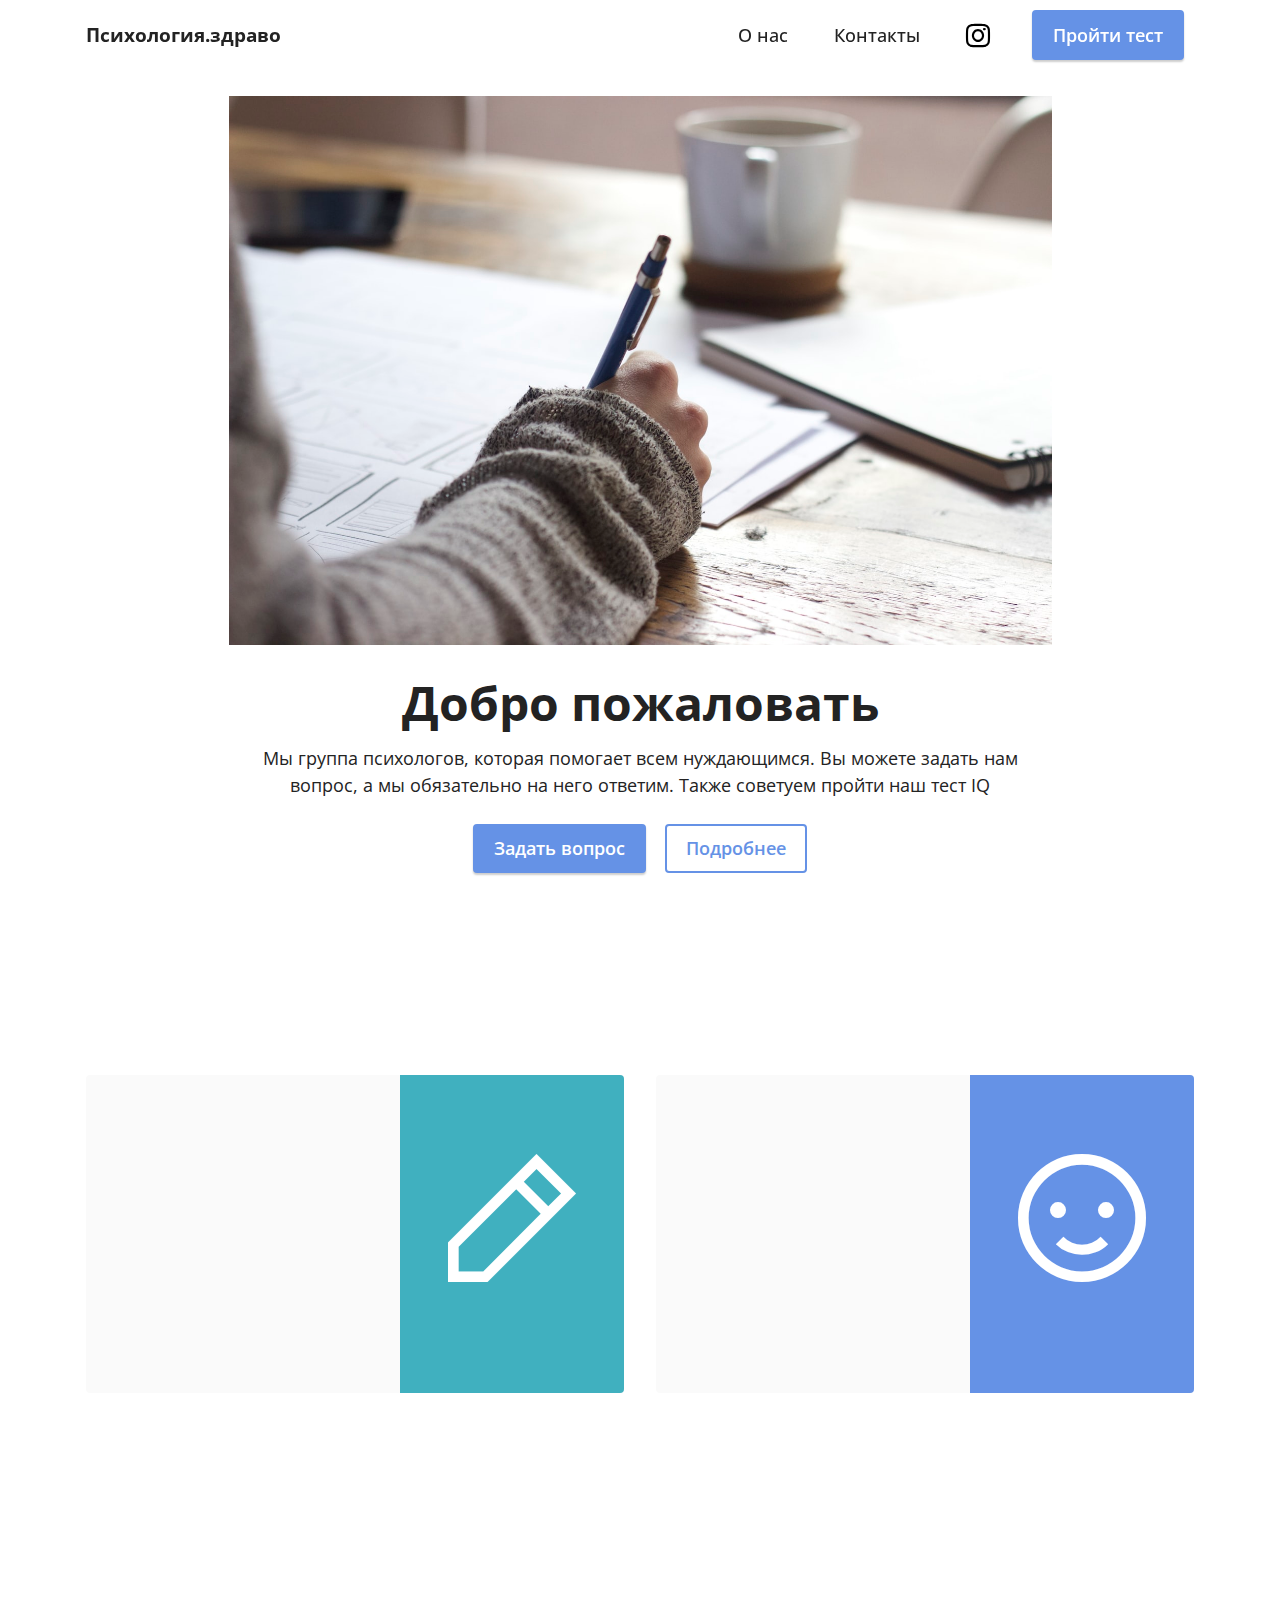
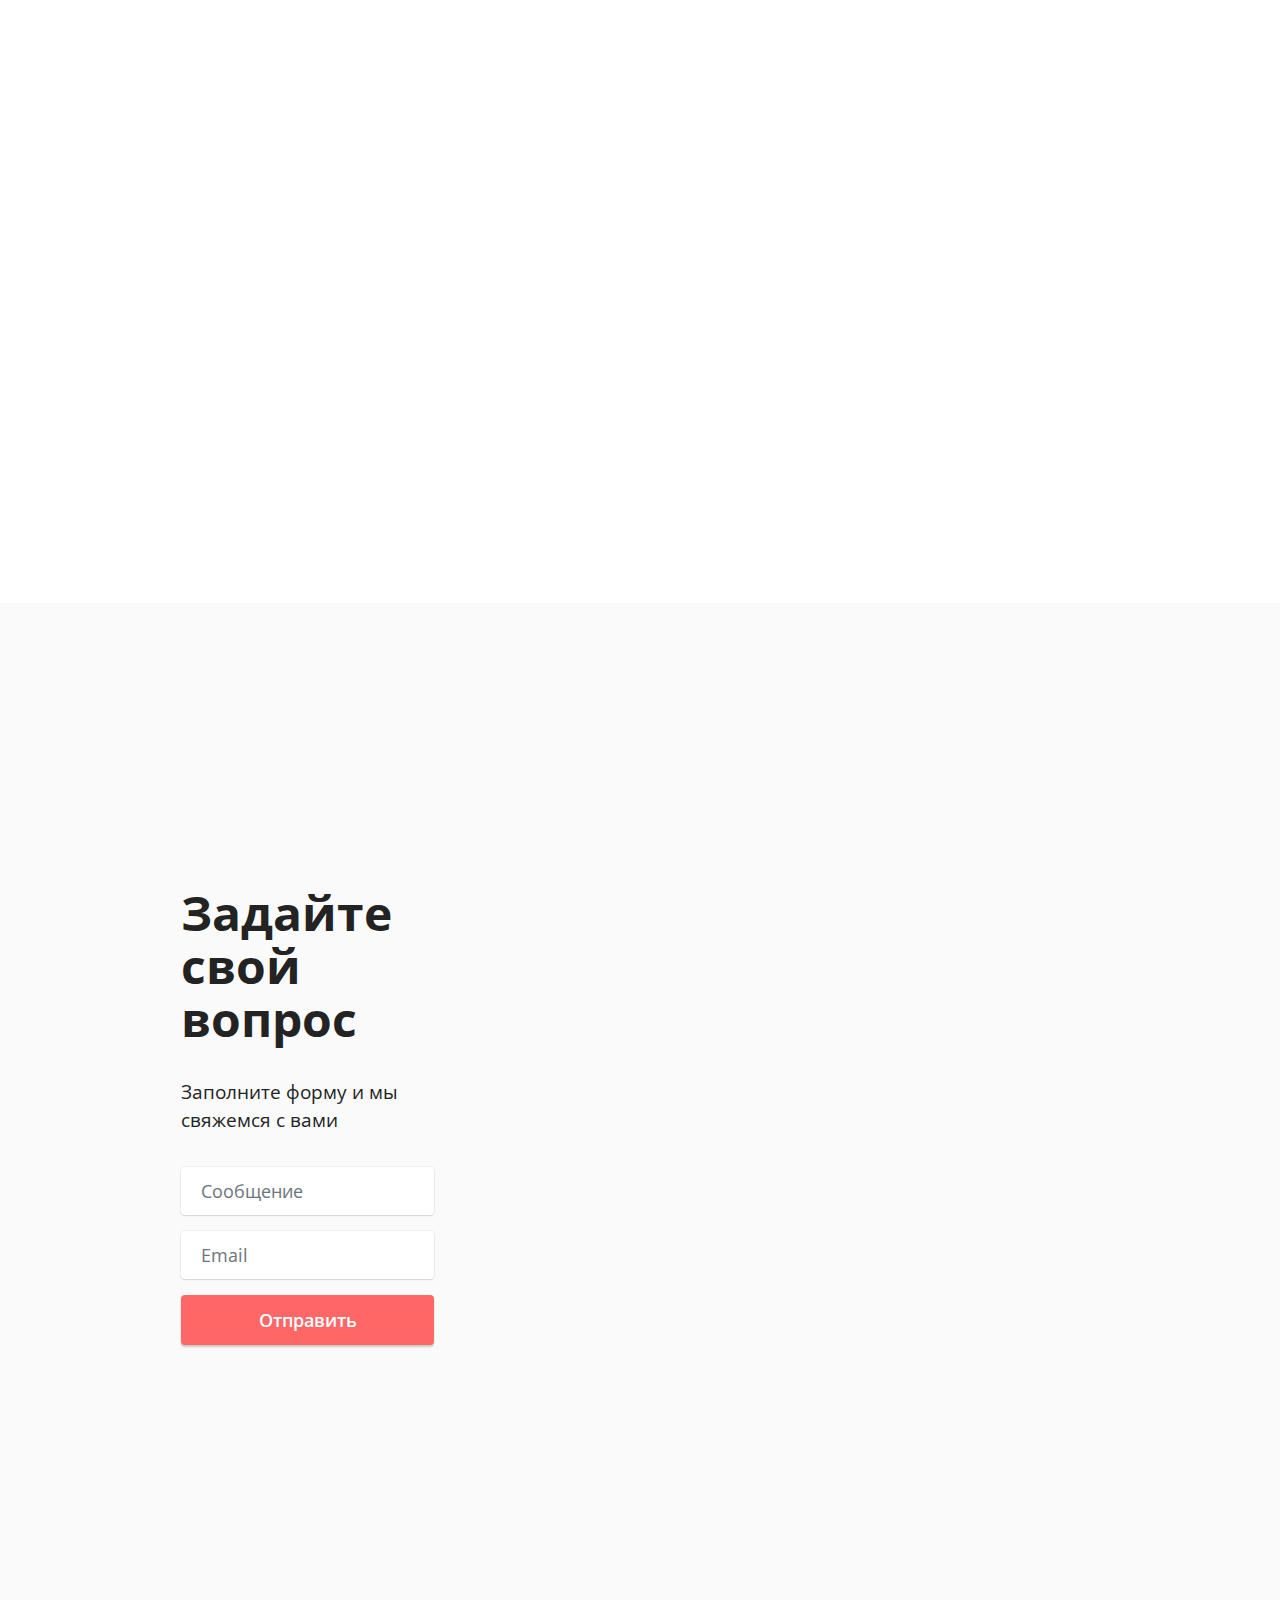
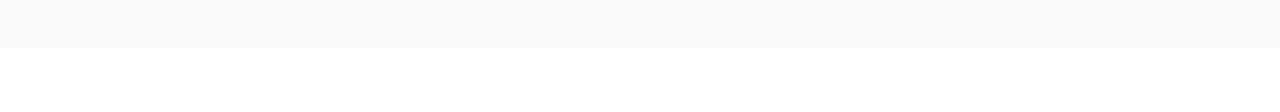
<file: index.html>
<!DOCTYPE html>
<html  >
<head>
  <!-- Site made with Mobirise Website Builder v5.6.13, https://mobirise.com -->
  <meta charset="UTF-8">
  <meta http-equiv="X-UA-Compatible" content="IE=edge">
  <meta name="generator" content="Mobirise v5.6.13, mobirise.com">
  <meta name="twitter:card" content="summary_large_image"/>
  <meta name="twitter:image:src" content="">
  <meta property="og:image" content="">
  <meta name="twitter:title" content="Главная страница">
  <meta name="viewport" content="width=device-width, initial-scale=1, minimum-scale=1">
  <link rel="shortcut icon" href="assets/images/asana.png" type="image/x-icon">
  <meta name="description" content="Пройдите наш">
  
  
  <title>Главная страница</title>
  <link rel="stylesheet" href="assets/web/assets/mobirise-icons2/mobirise2.css">
  <link rel="stylesheet" href="assets/bootstrap/css/bootstrap.min.css">
  <link rel="stylesheet" href="assets/bootstrap/css/bootstrap-grid.min.css">
  <link rel="stylesheet" href="assets/bootstrap/css/bootstrap-reboot.min.css">
  <link rel="stylesheet" href="assets/animatecss/animate.css">
  <link rel="stylesheet" href="assets/dropdown/css/style.css">
  <link rel="stylesheet" href="assets/socicon/css/styles.css">
  <link rel="stylesheet" href="assets/theme/css/style.css">
  <link rel="preload" href="https://fonts.googleapis.com/css?family=Open+Sans:300,400,500,600,700,800,300i,400i,500i,600i,700i,800i&display=swap" as="style" onload="this.onload=null;this.rel='stylesheet'">
  <noscript><link rel="stylesheet" href="https://fonts.googleapis.com/css?family=Open+Sans:300,400,500,600,700,800,300i,400i,500i,600i,700i,800i&display=swap"></noscript>
  <link rel="preload" as="style" href="assets/mobirise/css/mbr-additional.css"><link rel="stylesheet" href="assets/mobirise/css/mbr-additional.css" type="text/css">
  
  
  
  
</head>
<body>
  
  <section data-bs-version="5.1" class="menu menu3 cid-tv5mpr5dUQ" once="menu" id="menu3-1">
    
    <nav class="navbar navbar-dropdown navbar-fixed-top navbar-expand-lg">
        <div class="container">
            <div class="navbar-brand">
                
                <span class="navbar-caption-wrap"><a class="navbar-caption text-black text-primary display-7" href="index.html#header9-2">Психология.здраво</a></span>
            </div>
            <button class="navbar-toggler" type="button" data-toggle="collapse" data-bs-toggle="collapse" data-target="#navbarSupportedContent" data-bs-target="#navbarSupportedContent" aria-controls="navbarNavAltMarkup" aria-expanded="false" aria-label="Toggle navigation">
                <div class="hamburger">
                    <span></span>
                    <span></span>
                    <span></span>
                    <span></span>
                </div>
            </button>
            <div class="collapse navbar-collapse" id="navbarSupportedContent">
                <ul class="navbar-nav nav-dropdown" data-app-modern-menu="true"><li class="nav-item"><a class="nav-link link text-black text-primary display-4" href="index.html#features6-3">О нас</a></li>
                    
                    <li class="nav-item"><a class="nav-link link text-black text-primary display-4" href="index.html#form4-4">Контакты</a>
                    </li></ul>
                <div class="icons-menu">
                    <a class="iconfont-wrapper" href="https://instagram.com/804iq" target="_blank">
                        <span class="p-2 mbr-iconfont socicon-instagram socicon"></span>
                    </a>
                    
                    
                    
                </div>
                <div class="navbar-buttons mbr-section-btn"><a class="btn btn-primary display-4" href="page1.html#content17-6">Пройти тест</a></div>
            </div>
        </div>
    </nav>
</section>

<section data-bs-version="5.1" class="header9 cid-tv5sxKMmI3" id="header9-2">

    

    
    

    <div class="text-center container">
        <div class="row justify-content-center">
            <div class="col-md-12 col-lg-9">
                <div class="image-wrap mb-4">
                    <img src="assets/images/mbr.jpg" alt="Mobirise Website Builder">
                </div>
                <h1 class="mbr-section-title mbr-fonts-style mb-3 display-2"><strong>Добро пожаловать</strong></h1>
                <p class="mbr-text mbr-fonts-style display-4">
                    Мы группа психологов, которая помогает всем нуждающимся. Вы можете задать нам вопрос, а мы обязательно на него ответим. Также советуем пройти наш тест IQ</p>
                <div class="mbr-section-btn mt-3"><a class="btn btn-primary display-4" href="index.html#form4-4">Задать вопрос</a>
                    <a class="btn btn-primary-outline display-4" href="index.html#features6-3">Подробнее</a></div>
            </div>
        </div>
    </div>
</section>

<section data-bs-version="5.1" class="features5 cid-tv5uqrGEoF" id="features6-3">

    

    
    
    <div class="container">
        <div class="row justify-content-center">
            <div class="card col-12 col-lg-6">
                <div class="card-wrapper mbr-flex">
                    <div class="card-box align-left">
                        
                        <h5 class="card-title mbr-fonts-style align-left mb-3 display-5">
                            <strong>Почему мы?</strong></h5>
                        <p class="mbr-text mbr-fonts-style mb-3 display-4">Мы ответственно подходим к решению важных для вас вопросов, если что-то идёт не так, мы тут же помогаем</p>
                        <div class="mbr-section-btn"><a href="index.html#form4-4" class="btn btn-primary display-4">Задать вопрос</a></div>
                    </div>
                    <div class="img-wrapper img1 align-center">
                        <span class="mbr-iconfont mobi-mbri-edit-2 mobi-mbri"></span>
                    </div>
                </div>
            </div>

            <div class="card col-12 col-lg-6">
                <div class="card-wrapper mbr-flex">
                    <div class="card-box align-left">
                        
                        <h5 class="card-title mbr-fonts-style align-left mb-3 display-5">
                            <strong>Каков итог?</strong></h5>
                        <p class="mbr-text mbr-fonts-style mb-3 display-4">
                            Вы обретёте жизненный настрой, а проблемы будут решены быстро и безболезненно</p>
                        <div class="mbr-section-btn"><a href="page1.html#content17-6" class="btn btn-primary-outline display-4">Попробовать</a></div>
                    </div>
                    <div class="img-wrapper img2 align-center">
                        <span class="mbr-iconfont mobi-mbri-smile-face mobi-mbri"></span>
                    </div>
                </div>
            </div>
        </div>
    </div>
</section>

<section data-bs-version="5.1" class="content5 cid-tv5RIjcSSE" id="content5-8">
    
    <div class="container">
        <div class="row justify-content-center">
            <div class="col-md-12 col-lg-10">
                
                <h4 class="mbr-section-subtitle mbr-fonts-style mb-4 display-5">Что такое психология?</h4>
                <p class="mbr-text mbr-fonts-style display-7">
                    Психоло́гия (от др.-греч. ψυχή «душа; характер» ; λόγος «учение») — гуманитарная научная дисциплина , изучающая закономерности возникновения, развития и функционирования психики и психической деятельности человека и групп людей.</p>
            </div>
        </div>
    </div>
</section>

<section data-bs-version="5.1" class="content5 cid-tv5RZCUozZ" id="content5-9">
    
    <div class="container">
        <div class="row justify-content-center">
            <div class="col-md-12 col-lg-10">
                
                <h4 class="mbr-section-subtitle mbr-fonts-style mb-4 display-5">
                    Почему именно наш IQ?</h4>
                <p class="mbr-text mbr-fonts-style display-7">
                    Коэффицие́нт интелле́кта (англ. IQ — intelligence quotient, читается «ай кью») — количественная оценка уровня интеллекта человека (коэффициент умственного развития): уровень интеллекта относительно уровня интеллекта среднестатистического человека (такого же или среднего возраста);</p>
            </div>
        </div>
    </div>
</section>

<section data-bs-version="5.1" class="form4 cid-tv5wAUAwmv mbr-fullscreen" id="form4-4">

    

    

    <div class="container">
        <div class="row content-wrapper justify-content-center">
            <div class="col-lg-3 offset-lg-1 mbr-form" data-form-type="formoid">
                <form action="https://mobirise.eu/" method="POST" class="mbr-form form-with-styler" data-form-title="Form Name"><input type="hidden" name="email" data-form-email="true" value="hm/JVRzX8psL9lWwAW/sicLduzWklOg7v6yImSW3UHYu0QWb7xv8wcnttpkPgFLelNoFvYp4HxDRdfXpHnk3AQF2W5oE5py6rluHglG2EVDVoMBZXJMunUJoJ3wUzqAF">
                    <div class="row">
                        <div hidden="hidden" data-form-alert="" class="alert alert-success col-12">Спасибо за заполнение формы!</div>
                        <div hidden="hidden" data-form-alert-danger="" class="alert alert-danger col-12">
                            Oops...! some problem!
                        </div>
                    </div>
                    <div class="dragArea row">
                        <div class="col-lg-12 col-md-12 col-sm-12">
                            <h1 class="mbr-section-title mb-4 display-2"><strong>Задайте свой вопрос</strong></h1>
                        </div>
                        <div class="col-lg-12 col-md-12 col-sm-12">
                            <p class="mbr-text mbr-fonts-style mb-4 display-7">
                                Заполните форму и мы свяжемся с вами</p>
                        </div>
                        <div class="col-lg-12 col-md col-12 form-group mb-3" data-for="name">
                            <input type="text" name="name" placeholder="Сообщение" data-form-field="name" class="form-control" value="" id="name-form4-4">
                        </div>
                        <div class="col-lg-12 col-md col-12 form-group mb-3" data-for="email">
                            <input type="email" name="email" placeholder="Email" data-form-field="email" class="form-control" value="" id="email-form4-4">
                        </div>
                        <div class="col-12 col-md-auto mbr-section-btn"><button type="submit" class="btn btn-secondary display-4">Отправить</button></div>
                    </div>
                </form>
            </div>
            <div class="col-lg-7 offset-lg-1 col-12">
                <div class="image-wrapper">
                    <img class="w-100" src="assets/images/mbr-720x1080.jpg" alt="Mobirise Website Builder">
                </div>
            </div>
        </div>
    </div>
</section><section class="display-7" style="padding: 0;align-items: center;justify-content: center;flex-wrap: wrap;    align-content: center;display: flex;position: relative;height: 4rem;"><a href="https://mobiri.se/2870468" style="flex: 1 1;height: 4rem;position: absolute;width: 100%;z-index: 1;"><img alt="" style="height: 4rem;" src="[data-uri]"></a><p style="margin: 0;text-align: center;" class="display-7">Made with &#8204;</p><a style="z-index:1" href="https://mobirise.com/builder/easiest-website-builder.html">Easiest Website Builder</a></section><script src="assets/bootstrap/js/bootstrap.bundle.min.js"></script>  <script src="assets/smoothscroll/smooth-scroll.js"></script>  <script src="assets/ytplayer/index.js"></script>  <script src="assets/dropdown/js/navbar-dropdown.js"></script>  <script src="assets/theme/js/script.js"></script>  <script src="assets/formoid/formoid.min.js"></script>  
  
  
 <div id="scrollToTop" class="scrollToTop mbr-arrow-up"><a style="text-align: center;"><i class="mbr-arrow-up-icon mbr-arrow-up-icon-cm cm-icon cm-icon-smallarrow-up"></i></a></div>
    <input name="animation" type="hidden">
  </body>
</html>
</file>
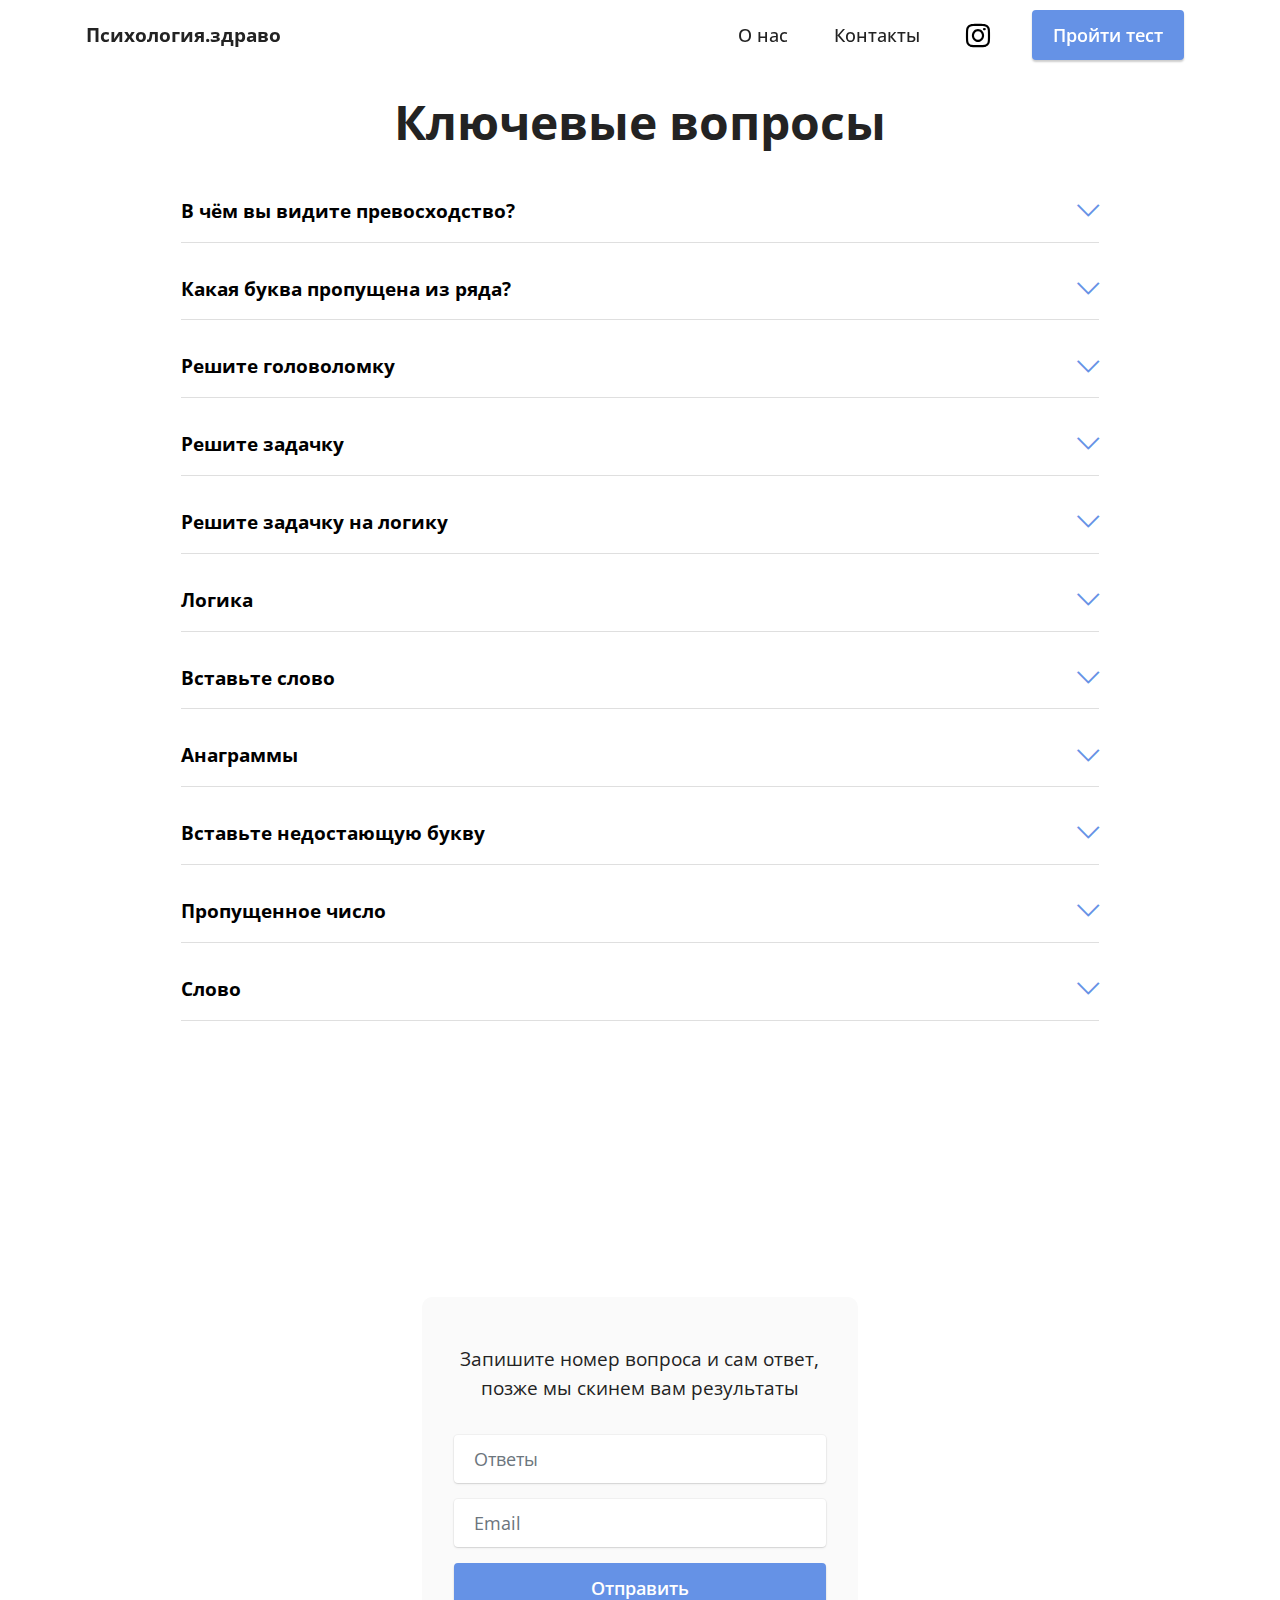
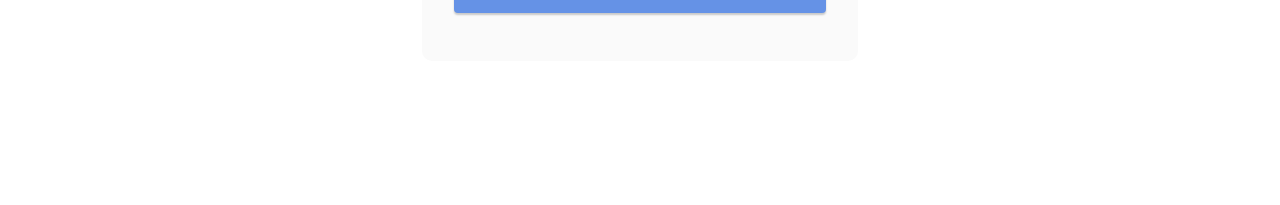
<file: page1.html>
<!DOCTYPE html>
<html  >
<head>
  <!-- Site made with Mobirise Website Builder v5.6.13, https://mobirise.com -->
  <meta charset="UTF-8">
  <meta http-equiv="X-UA-Compatible" content="IE=edge">
  <meta name="generator" content="Mobirise v5.6.13, mobirise.com">
  <meta name="twitter:card" content="summary_large_image"/>
  <meta name="twitter:image:src" content="">
  <meta property="og:image" content="">
  <meta name="twitter:title" content="Тест IQ">
  <meta name="viewport" content="width=device-width, initial-scale=1, minimum-scale=1">
  <link rel="shortcut icon" href="assets/images/asana.png" type="image/x-icon">
  <meta name="description" content="Пройдите тест айкью быстро и качественно, мы зададим вам несколько вопросов, а по окончанию этого вы получите на почту свой результат">
  
  
  <title>Тест IQ</title>
  <link rel="stylesheet" href="assets/web/assets/mobirise-icons2/mobirise2.css">
  <link rel="stylesheet" href="assets/web/assets/mobirise-icons/mobirise-icons.css">
  <link rel="stylesheet" href="assets/bootstrap/css/bootstrap.min.css">
  <link rel="stylesheet" href="assets/bootstrap/css/bootstrap-grid.min.css">
  <link rel="stylesheet" href="assets/bootstrap/css/bootstrap-reboot.min.css">
  <link rel="stylesheet" href="assets/animatecss/animate.css">
  <link rel="stylesheet" href="assets/dropdown/css/style.css">
  <link rel="stylesheet" href="assets/socicon/css/styles.css">
  <link rel="stylesheet" href="assets/theme/css/style.css">
  <link rel="preload" href="https://fonts.googleapis.com/css?family=Open+Sans:300,400,500,600,700,800,300i,400i,500i,600i,700i,800i&display=swap" as="style" onload="this.onload=null;this.rel='stylesheet'">
  <noscript><link rel="stylesheet" href="https://fonts.googleapis.com/css?family=Open+Sans:300,400,500,600,700,800,300i,400i,500i,600i,700i,800i&display=swap"></noscript>
  <link rel="preload" as="style" href="assets/mobirise/css/mbr-additional.css"><link rel="stylesheet" href="assets/mobirise/css/mbr-additional.css" type="text/css">
  
  
  
  
</head>
<body>
  
  <section data-bs-version="5.1" class="menu menu3 cid-tv5mpr5dUQ" once="menu" id="menu3-5">
    
    <nav class="navbar navbar-dropdown navbar-fixed-top navbar-expand-lg">
        <div class="container">
            <div class="navbar-brand">
                
                <span class="navbar-caption-wrap"><a class="navbar-caption text-black text-primary display-7" href="index.html#header9-2">Психология.здраво</a></span>
            </div>
            <button class="navbar-toggler" type="button" data-toggle="collapse" data-bs-toggle="collapse" data-target="#navbarSupportedContent" data-bs-target="#navbarSupportedContent" aria-controls="navbarNavAltMarkup" aria-expanded="false" aria-label="Toggle navigation">
                <div class="hamburger">
                    <span></span>
                    <span></span>
                    <span></span>
                    <span></span>
                </div>
            </button>
            <div class="collapse navbar-collapse" id="navbarSupportedContent">
                <ul class="navbar-nav nav-dropdown" data-app-modern-menu="true"><li class="nav-item"><a class="nav-link link text-black text-primary display-4" href="index.html#features6-3">О нас</a></li>
                    
                    <li class="nav-item"><a class="nav-link link text-black text-primary display-4" href="index.html#form4-4">Контакты</a>
                    </li></ul>
                <div class="icons-menu">
                    <a class="iconfont-wrapper" href="https://instagram.com/804iq" target="_blank">
                        <span class="p-2 mbr-iconfont socicon-instagram socicon"></span>
                    </a>
                    
                    
                    
                </div>
                <div class="navbar-buttons mbr-section-btn"><a class="btn btn-primary display-4" href="page1.html#content17-6">Пройти тест</a></div>
            </div>
        </div>
    </nav>
</section>

<section data-bs-version="5.1" class="content17 cid-tv5za9JLR6" id="content17-6">

    

    
    
    
    <div class="container">
        
            <div class="row justify-content-center">
                <div class="col-12 col-md-10">
                    <div class="section-head align-center mb-4">
                        <h3 class="mbr-section-title mb-0 mbr-fonts-style display-2"><strong>Ключевые вопросы</strong></h3>
                        
                    </div>
                    
                    <div id="bootstrap-toggle" class="toggle-panel accordionStyles tab-content">
                        <div class="card mb-3">
                            <div class="card-header" role="tab" id="headingOne">
                                <a role="button" class="collapsed panel-title text-black" data-toggle="collapse" data-bs-toggle="collapse" data-core="" href="#collapse1_7" aria-expanded="false" aria-controls="collapse1">
                                    <h6 class="panel-title-edit mbr-fonts-style mb-0 display-7"><strong>В чём вы видите превосходство?</strong></h6>
                                    <span class="sign mbr-iconfont mbri-arrow-down"></span>
                                </a>
                            </div>
                            <div id="collapse1_7" class="panel-collapse noScroll collapse" role="tabpanel" aria-labelledby="headingOne">
                                <div class="panel-body">
                                    <p class="mbr-fonts-style panel-text display-7"><a href="page1.html#form7-7" class="text-primary">Ответить можно здесь</a></p>
                                </div>
                            </div>
                        </div>
                        <div class="card mb-3">
                            <div class="card-header" role="tab" id="headingTwo">
                                <a role="button" class="collapsed panel-title text-black" data-toggle="collapse" data-bs-toggle="collapse" data-core="" href="#collapse2_7" aria-expanded="false" aria-controls="collapse2">
                                    <h6 class="panel-title-edit mbr-fonts-style mb-0 display-7"><strong>Какая буква пропущена из ряда?</strong></h6>
                                    <span class="sign mbr-iconfont mbri-arrow-down"></span>
                                </a>

                            </div>
                            <div id="collapse2_7" class="panel-collapse noScroll collapse" role="tabpanel" aria-labelledby="headingTwo">
                                <div class="panel-body">
                                    <p class="mbr-fonts-style panel-text display-7">Задача: Й, Ц, У, К, Е, <strong>?</strong>, Г, Ш, Т, <strong>?</strong>, Б<br><a href="page1.html#form7-7" class="text-primary">Ответить</a></p>
                                </div>
                            </div>
                        </div>
                        <div class="card mb-3">
                            <div class="card-header" role="tab" id="headingThree">
                                <a role="button" class="collapsed panel-title text-black" data-toggle="collapse" data-bs-toggle="collapse" data-core="" href="#collapse3_7" aria-expanded="false" aria-controls="collapse3">
                                    <h6 class="panel-title-edit mbr-fonts-style mb-0 display-7"><strong>Решите головоломку</strong></h6>
                                    <span class="sign mbr-iconfont mbri-arrow-down"></span>
                                </a>
                            </div>
                            <div id="collapse3_7" class="panel-collapse noScroll collapse" role="tabpanel" aria-labelledby="headingThree">
                                <div class="panel-body">
                                    <p class="mbr-fonts-style panel-text display-7">Задача:&nbsp;У Олиной мамы пять дочек:&nbsp;Вика, Аня, Марта, Кира...&nbsp;Как зовут пятую?<br><a href="page1.html#form7-7" class="text-primary">Ответить</a></p>
                                </div>
                            </div>
                        </div>
                        <div class="card mb-3">
                            <div class="card-header" role="tab" id="headingThree">
                                <a role="button" class="collapsed panel-title text-black" data-toggle="collapse" data-bs-toggle="collapse" data-core="" href="#collapse4_7" aria-expanded="false" aria-controls="collapse4">
                                    <h6 class="panel-title-edit mbr-fonts-style mb-0 display-7"><strong>Решите задачку</strong></h6>
                                    <span class="sign mbr-iconfont mbri-arrow-down"></span>
                                </a>
                            </div>
                            <div id="collapse4_7" class="panel-collapse noScroll collapse" role="tabpanel" aria-labelledby="headingThree">
                                <div class="panel-body">
                                    <p class="mbr-fonts-style panel-text display-7">Задача: A = 5, B = 6,&nbsp;<br>A + B + C + F = 35<br>F = 20 C-?<br><a href="page1.html#form7-7" class="text-primary">Ответить</a></p>
                                </div>
                            </div>
                        </div>
                        <div class="card mb-3">
                            <div class="card-header" role="tab" id="headingThree">
                                <a role="button" class="collapsed panel-title text-black" data-toggle="collapse" data-bs-toggle="collapse" data-core="" href="#collapse5_7" aria-expanded="false" aria-controls="collapse5">
                                   <h6 class="panel-title-edit mbr-fonts-style mb-0 display-7"><strong>Решите задачку на логику</strong></h6>
                                        <span class="mbr-iconfont mobi-mbri-arrow-down mobi-mbri"></span>
                                </a>
                            </div>
                            <div id="collapse5_7" class="panel-collapse noScroll collapse" role="tabpanel" aria-labelledby="headingThree">
                                <div class="panel-body">
                                    <p class="mbr-fonts-style panel-text display-7">В закрытой комнате есть 3 лампочки, а в коридоре 3 выключателя. За какое минимальное открытие дверей можно определить какой выключатель к какой лампочке относится?<br><a href="page1.html#form7-7" class="text-primary">Ответить</a></p>
                                </div>
                            </div>
                        </div>
                        <div class="card mb-3">
                            <div class="card-header" role="tab" id="headingThree">
                                <a role="button" class="collapsed panel-title text-black" data-toggle="collapse" data-bs-toggle="collapse" data-core="" href="#collapse6_7" aria-expanded="false" aria-controls="collapse6">
                                    <h6 class="panel-title-edit mbr-fonts-style mb-0 display-7"><strong>Логика</strong></h6>
                                    <span class="mbr-iconfont mobi-mbri-arrow-down mobi-mbri"></span>
                                </a>
                            </div>
                            <div id="collapse6_7" class="panel-collapse noScroll collapse" role="tabpanel" aria-labelledby="headingThree">
                                <div class="panel-body">
                                    <p class="mbr-fonts-style panel-text display-7">
                                       Идут жена с мужем, сестра с братом и жена с золовкой, сколько человек идет?<br><a href="page1.html#form7-7" class="text-primary">Ответить</a></p>
                                </div>
                            </div>
                        </div>
                    </div>
                </div>
            </div>
        </div>
</section>

<section data-bs-version="5.1" class="content17 cid-txDCWq1oBw" id="content17-a">

    

    
    
    
    <div class="container">
        
            <div class="row justify-content-center">
                <div class="col-12 col-md-10">
                    
                    
                    <div id="bootstrap-toggle" class="toggle-panel accordionStyles tab-content">
                        <div class="card mb-3">
                            <div class="card-header" role="tab" id="headingOne">
                                <a role="button" class="collapsed panel-title text-black" data-toggle="collapse" data-bs-toggle="collapse" data-core="" href="#collapse1_9" aria-expanded="false" aria-controls="collapse1">
                                    <h6 class="panel-title-edit mbr-fonts-style mb-0 display-7"><strong>Вставьте слово</strong></h6>
                                    <span class="sign mbr-iconfont mbri-arrow-down"></span>
                                </a>
                            </div>
                            <div id="collapse1_9" class="panel-collapse noScroll collapse" role="tabpanel" aria-labelledby="headingOne">
                                <div class="panel-body">
                                    <p class="mbr-fonts-style panel-text display-7">Вставьте слово, которое служило бы окончанием первого и началом второго<br><a href="page1.html#form7-7" class="text-primary">ОБЫ(...)КА</a></p>
                                </div>
                            </div>
                        </div>
                        <div class="card mb-3">
                            <div class="card-header" role="tab" id="headingTwo">
                                <a role="button" class="collapsed panel-title text-black" data-toggle="collapse" data-bs-toggle="collapse" data-core="" href="#collapse2_9" aria-expanded="false" aria-controls="collapse2">
                                    <h6 class="panel-title-edit mbr-fonts-style mb-0 display-7"><strong>Анаграммы</strong></h6>
                                    <span class="sign mbr-iconfont mbri-arrow-down"></span>
                                </a>

                            </div>
                            <div id="collapse2_9" class="panel-collapse noScroll collapse" role="tabpanel" aria-labelledby="headingTwo">
                                <div class="panel-body">
                                    <p class="mbr-fonts-style panel-text display-7">Решите анаграммы и исключите лишнее слово<br><a href="page1.html#form7-7" class="text-primary">ААЛТЕРК КОЖАЛ ДМОНЧЕА ШКААЧ</a></p>
                                </div>
                            </div>
                        </div>
                        <div class="card mb-3">
                            <div class="card-header" role="tab" id="headingThree">
                                <a role="button" class="collapsed panel-title text-black" data-toggle="collapse" data-bs-toggle="collapse" data-core="" href="#collapse3_9" aria-expanded="false" aria-controls="collapse3">
                                    <h6 class="panel-title-edit mbr-fonts-style mb-0 display-7"><strong>Вставьте недостающую букву</strong></h6>
                                    <span class="sign mbr-iconfont mbri-arrow-down"></span>
                                </a>
                            </div>
                            <div id="collapse3_9" class="panel-collapse noScroll collapse" role="tabpanel" aria-labelledby="headingThree">
                                <div class="panel-body">
                                    <p class="mbr-fonts-style panel-text display-7"><a href="page1.html#form7-7" class="text-primary">Щ Ц Т П Л</a></p>
                                </div>
                            </div>
                        </div>
                        <div class="card mb-3">
                            <div class="card-header" role="tab" id="headingThree">
                                <a role="button" class="collapsed panel-title text-black" data-toggle="collapse" data-bs-toggle="collapse" data-core="" href="#collapse4_9" aria-expanded="false" aria-controls="collapse4">
                                    <h6 class="panel-title-edit mbr-fonts-style mb-0 display-7"><strong>Пропущенное число</strong></h6>
                                    <span class="sign mbr-iconfont mbri-arrow-down"></span>
                                </a>
                            </div>
                            <div id="collapse4_9" class="panel-collapse noScroll collapse" role="tabpanel" aria-labelledby="headingThree">
                                <div class="panel-body">
                                    <p class="mbr-fonts-style panel-text display-7">
                                       <a href="page1.html#form7-7" class="text-primary">196 (25) 324</a><br><a href="page1.html#form7-7" class="text-primary">325 (...) 137</a></p>
                                </div>
                            </div>
                        </div>
                        <div class="card mb-3">
                            <div class="card-header" role="tab" id="headingThree">
                                <a role="button" class="collapsed panel-title text-black" data-toggle="collapse" data-bs-toggle="collapse" data-core="" href="#collapse5_9" aria-expanded="false" aria-controls="collapse5">
                                   <h6 class="panel-title-edit mbr-fonts-style mb-0 display-7"><strong>Слово</strong></h6>
                                        <span class="mbr-iconfont mobi-mbri-arrow-down mobi-mbri"></span>
                                </a>
                            </div>
                            <div id="collapse5_9" class="panel-collapse noScroll collapse" role="tabpanel" aria-labelledby="headingThree">
                                <div class="panel-body">
                                    <p class="mbr-fonts-style panel-text display-7">
                                       Вставьте пропущенное слово, которое служило бы окончанием первого слова и началом второго<br><a href="page1.html#form7-7" class="text-primary">МЕ(...)ОЛАД</a></p>
                                </div>
                            </div>
                        </div>
                        
                    </div>
                </div>
            </div>
        </div>
</section>

<section data-bs-version="5.1" class="form7 cid-tv5AXmOUPk" id="form7-7">
    
    
    <div class="container">
        <div class="mbr-section-head">
            <h3 class="mbr-section-title mbr-fonts-style align-center mb-0 display-2">
                <strong>Узнать ответы</strong></h3>
            
        </div>
        <div class="row justify-content-center mt-4">
            <div class="col-lg-8 mx-auto mbr-form" data-form-type="formoid">
                <form action="https://mobirise.eu/" method="POST" class="mbr-form form-with-styler mx-auto" data-form-title="Form Name"><input type="hidden" name="email" data-form-email="true" value="f8BMrpll9kMhJ8O+MIn7yEMbfqkihvBwyYDS5kE52QidkFqhW8bI5PdPYSTZ6aoguaUi3jKfRobI2VQqKRUvUAuIjs6XaSGfrPCDECpmU9c1II9hIbnTlPAYYIUj38LF">
                    <p class="mbr-text mbr-fonts-style align-center mb-4 display-7">
                        Запишите номер вопроса и сам ответ, позже мы скинем вам результаты</p>
                    <div class="row">
                        <div hidden="hidden" data-form-alert="" class="alert alert-success col-12">Спасибо за прохождение!</div>
                        <div hidden="hidden" data-form-alert-danger="" class="alert alert-danger col-12">
                            Oops...! some problem!
                        </div>
                    </div>
                    <div class="dragArea row">
                        <div class="col-lg-12 col-md-12 col-sm-12 form-group mb-3" data-for="name">
                            <input type="text" name="name" placeholder="Ответы" data-form-field="name" class="form-control" value="" id="name-form7-7">
                        </div>
                        <div class="col-lg-12 col-md-12 col-sm-12 form-group mb-3" data-for="email">
                            <input type="email" name="email" placeholder="Email" data-form-field="email" class="form-control" value="" id="email-form7-7">
                        </div>
                        
                        <div class="col-auto mbr-section-btn align-center"><button type="submit" class="btn btn-primary display-4">Отправить</button></div>
                    </div>
                </form>
            </div>
        </div>
    </div>
</section><section class="display-7" style="padding: 0;align-items: center;justify-content: center;flex-wrap: wrap;    align-content: center;display: flex;position: relative;height: 4rem;"><a href="https://mobiri.se/2870468" style="flex: 1 1;height: 4rem;position: absolute;width: 100%;z-index: 1;"><img alt="" style="height: 4rem;" src="[data-uri]"></a><p style="margin: 0;text-align: center;" class="display-7">Made with &#8204;</p><a style="z-index:1" href="https://mobirise.com/offline-website-builder.html">Offline Website Builder</a></section><script src="assets/bootstrap/js/bootstrap.bundle.min.js"></script>  <script src="assets/smoothscroll/smooth-scroll.js"></script>  <script src="assets/ytplayer/index.js"></script>  <script src="assets/dropdown/js/navbar-dropdown.js"></script>  <script src="assets/mbr-switch-arrow/mbr-switch-arrow.js"></script>  <script src="assets/theme/js/script.js"></script>  <script src="assets/formoid/formoid.min.js"></script>  
  
  
 <div id="scrollToTop" class="scrollToTop mbr-arrow-up"><a style="text-align: center;"><i class="mbr-arrow-up-icon mbr-arrow-up-icon-cm cm-icon cm-icon-smallarrow-up"></i></a></div>
    <input name="animation" type="hidden">
  </body>
</html>
</file>
<file: assets/web/assets/mobirise-icons2/mobirise2.css>
@font-face {
  font-family: 'Moririse2';
  font-display: swap;
  src:  url('mobirise2.eot?f2bix4');
  src:  url('mobirise2.eot?f2bix4#iefix') format('embedded-opentype'),
    url('mobirise2.ttf?f2bix4') format('truetype'),
    url('mobirise2.woff?f2bix4') format('woff'),
    url('mobirise2.svg?f2bix4#mobirise2') format('svg');
  font-weight: normal;
  font-style: normal;
}

[class^="mobi-"], [class*=" mobi-"] {
  /* use !important to prevent issues with browser extensions that change fonts */
  font-family: 'Moririse2' !important;
  speak: none;
  font-style: normal;
  font-weight: normal;
  font-variant: normal;
  text-transform: none;
  line-height: 1;

  /* Better Font Rendering =========== */
  -webkit-font-smoothing: antialiased;
  -moz-osx-font-smoothing: grayscale;
}

.mobi-mbri-add-submenu:before {
  content: "\e900";
}
.mobi-mbri-alert:before {
  content: "\e901";
}
.mobi-mbri-align-center:before {
  content: "\e902";
}
.mobi-mbri-align-justify:before {
  content: "\e903";
}
.mobi-mbri-align-left:before {
  content: "\e904";
}
.mobi-mbri-align-right:before {
  content: "\e905";
}
.mobi-mbri-android:before {
  content: "\e906";
}
.mobi-mbri-apple:before {
  content: "\e907";
}
.mobi-mbri-arrow-down:before {
  content: "\e908";
}
.mobi-mbri-arrow-next:before {
  content: "\e909";
}
.mobi-mbri-arrow-prev:before {
  content: "\e90a";
}
.mobi-mbri-arrow-up:before {
  content: "\e90b";
}
.mobi-mbri-bold:before {
  content: "\e90c";
}
.mobi-mbri-bookmark:before {
  content: "\e90d";
}
.mobi-mbri-bootstrap:before {
  content: "\e90e";
}
.mobi-mbri-briefcase:before {
  content: "\e90f";
}
.mobi-mbri-browse:before {
  content: "\e910";
}
.mobi-mbri-bulleted-list:before {
  content: "\e911";
}
.mobi-mbri-calendar:before {
  content: "\e912";
}
.mobi-mbri-camera:before {
  content: "\e913";
}
.mobi-mbri-cart-add:before {
  content: "\e914";
}
.mobi-mbri-cart-full:before {
  content: "\e915";
}
.mobi-mbri-cash:before {
  content: "\e916";
}
.mobi-mbri-change-style:before {
  content: "\e917";
}
.mobi-mbri-chat:before {
  content: "\e918";
}
.mobi-mbri-clock:before {
  content: "\e919";
}
.mobi-mbri-close:before {
  content: "\e91a";
}
.mobi-mbri-cloud:before {
  content: "\e91b";
}
.mobi-mbri-code:before {
  content: "\e91c";
}
.mobi-mbri-contact-form:before {
  content: "\e91d";
}
.mobi-mbri-credit-card:before {
  content: "\e91e";
}
.mobi-mbri-cursor-click:before {
  content: "\e91f";
}
.mobi-mbri-cust-feedback:before {
  content: "\e920";
}
.mobi-mbri-database:before {
  content: "\e921";
}
.mobi-mbri-delivery:before {
  content: "\e922";
}
.mobi-mbri-desktop:before {
  content: "\e923";
}
.mobi-mbri-devices:before {
  content: "\e924";
}
.mobi-mbri-down:before {
  content: "\e925";
}
.mobi-mbri-download-2:before {
  content: "\e926";
}
.mobi-mbri-download:before {
  content: "\e927";
}
.mobi-mbri-drag-n-drop-2:before {
  content: "\e928";
}
.mobi-mbri-drag-n-drop:before {
  content: "\e929";
}
.mobi-mbri-edit-2:before {
  content: "\e92a";
}
.mobi-mbri-edit:before {
  content: "\e92b";
}
.mobi-mbri-error:before {
  content: "\e92c";
}
.mobi-mbri-extension:before {
  content: "\e92d";
}
.mobi-mbri-features:before {
  content: "\e92e";
}
.mobi-mbri-file:before {
  content: "\e92f";
}
.mobi-mbri-flag:before {
  content: "\e930";
}
.mobi-mbri-folder:before {
  content: "\e931";
}
.mobi-mbri-gift:before {
  content: "\e932";
}
.mobi-mbri-github:before {
  content: "\e933";
}
.mobi-mbri-globe-2:before {
  content: "\e934";
}
.mobi-mbri-globe:before {
  content: "\e935";
}
.mobi-mbri-growing-chart:before {
  content: "\e936";
}
.mobi-mbri-hearth:before {
  content: "\e937";
}
.mobi-mbri-help:before {
  content: "\e938";
}
.mobi-mbri-home:before {
  content: "\e939";
}
.mobi-mbri-hot-cup:before {
  content: "\e93a";
}
.mobi-mbri-idea:before {
  content: "\e93b";
}
.mobi-mbri-image-gallery:before {
  content: "\e93c";
}
.mobi-mbri-image-slider:before {
  content: "\e93d";
}
.mobi-mbri-info:before {
  content: "\e93e";
}
.mobi-mbri-italic:before {
  content: "\e93f";
}
.mobi-mbri-key:before {
  content: "\e940";
}
.mobi-mbri-laptop:before {
  content: "\e941";
}
.mobi-mbri-layers:before {
  content: "\e942";
}
.mobi-mbri-left-right:before {
  content: "\e943";
}
.mobi-mbri-left:before {
  content: "\e944";
}
.mobi-mbri-letter:before {
  content: "\e945";
}
.mobi-mbri-like:before {
  content: "\e946";
}
.mobi-mbri-link:before {
  content: "\e947";
}
.mobi-mbri-lock:before {
  content: "\e948";
}
.mobi-mbri-login:before {
  content: "\e949";
}
.mobi-mbri-logout:before {
  content: "\e94a";
}
.mobi-mbri-magic-stick:before {
  content: "\e94b";
}
.mobi-mbri-map-pin:before {
  content: "\e94c";
}
.mobi-mbri-menu:before {
  content: "\e94d";
}
.mobi-mbri-mobile-2:before {
  content: "\e94e";
}
.mobi-mbri-mobile-horizontal:before {
  content: "\e94f";
}
.mobi-mbri-mobile:before {
  content: "\e950";
}
.mobi-mbri-mobirise:before {
  content: "\e951";
}
.mobi-mbri-more-horizontal:before {
  content: "\e952";
}
.mobi-mbri-more-vertical:before {
  content: "\e953";
}
.mobi-mbri-music:before {
  content: "\e954";
}
.mobi-mbri-new-file:before {
  content: "\e955";
}
.mobi-mbri-numbered-list:before {
  content: "\e956";
}
.mobi-mbri-opened-folder:before {
  content: "\e957";
}
.mobi-mbri-pages:before {
  content: "\e958";
}
.mobi-mbri-paper-plane:before {
  content: "\e959";
}
.mobi-mbri-paperclip:before {
  content: "\e95a";
}
.mobi-mbri-phone:before {
  content: "\e95b";
}
.mobi-mbri-photo:before {
  content: "\e95c";
}
.mobi-mbri-photos:before {
  content: "\e95d";
}
.mobi-mbri-pin:before {
  content: "\e95e";
}
.mobi-mbri-play:before {
  content: "\e95f";
}
.mobi-mbri-plus:before {
  content: "\e960";
}
.mobi-mbri-preview:before {
  content: "\e961";
}
.mobi-mbri-print:before {
  content: "\e962";
}
.mobi-mbri-protect:before {
  content: "\e963";
}
.mobi-mbri-question:before {
  content: "\e964";
}
.mobi-mbri-quote-left:before {
  content: "\e965";
}
.mobi-mbri-quote-right:before {
  content: "\e966";
}
.mobi-mbri-redo:before {
  content: "\e967";
}
.mobi-mbri-refresh:before {
  content: "\e968";
}
.mobi-mbri-responsive-2:before {
  content: "\e969";
}
.mobi-mbri-responsive:before {
  content: "\e96a";
}
.mobi-mbri-right:before {
  content: "\e96b";
}
.mobi-mbri-rocket:before {
  content: "\e96c";
}
.mobi-mbri-sad-face:before {
  content: "\e96d";
}
.mobi-mbri-sale:before {
  content: "\e96e";
}
.mobi-mbri-save:before {
  content: "\e96f";
}
.mobi-mbri-search:before {
  content: "\e970";
}
.mobi-mbri-setting-2:before {
  content: "\e971";
}
.mobi-mbri-setting-3:before {
  content: "\e972";
}
.mobi-mbri-setting:before {
  content: "\e973";
}
.mobi-mbri-share:before {
  content: "\e974";
}
.mobi-mbri-shopping-bag:before {
  content: "\e975";
}
.mobi-mbri-shopping-basket:before {
  content: "\e976";
}
.mobi-mbri-shopping-cart:before {
  content: "\e977";
}
.mobi-mbri-sites:before {
  content: "\e978";
}
.mobi-mbri-smile-face:before {
  content: "\e979";
}
.mobi-mbri-speed:before {
  content: "\e97a";
}
.mobi-mbri-star:before {
  content: "\e97b";
}
.mobi-mbri-success:before {
  content: "\e97c";
}
.mobi-mbri-sun:before {
  content: "\e97d";
}
.mobi-mbri-sun2:before {
  content: "\e97e";
}
.mobi-mbri-tablet-vertical:before {
  content: "\e97f";
}
.mobi-mbri-tablet:before {
  content: "\e980";
}
.mobi-mbri-target:before {
  content: "\e981";
}
.mobi-mbri-timer:before {
  content: "\e982";
}
.mobi-mbri-to-ftp:before {
  content: "\e983";
}
.mobi-mbri-to-local-drive:before {
  content: "\e984";
}
.mobi-mbri-touch-swipe:before {
  content: "\e985";
}
.mobi-mbri-touch:before {
  content: "\e986";
}
.mobi-mbri-trash:before {
  content: "\e987";
}
.mobi-mbri-underline:before {
  content: "\e988";
}
.mobi-mbri-undo:before {
  content: "\e989";
}
.mobi-mbri-unlink:before {
  content: "\e98a";
}
.mobi-mbri-unlock:before {
  content: "\e98b";
}
.mobi-mbri-up-down:before {
  content: "\e98c";
}
.mobi-mbri-up:before {
  content: "\e98d";
}
.mobi-mbri-update:before {
  content: "\e98e";
}
.mobi-mbri-upload-2:before {
  content: "\e98f";
}
.mobi-mbri-upload:before {
  content: "\e990";
}
.mobi-mbri-user-2:before {
  content: "\e991";
}
.mobi-mbri-user:before {
  content: "\e992";
}
.mobi-mbri-users:before {
  content: "\e993";
}
.mobi-mbri-video-play:before {
  content: "\e994";
}
.mobi-mbri-video:before {
  content: "\e995";
}
.mobi-mbri-watch:before {
  content: "\e996";
}
.mobi-mbri-website-theme-2:before {
  content: "\e997";
}
.mobi-mbri-website-theme:before {
  content: "\e998";
}
.mobi-mbri-wifi:before {
  content: "\e999";
}
.mobi-mbri-windows:before {
  content: "\e99a";
}
.mobi-mbri-zoom-in:before {
  content: "\e99b";
}
.mobi-mbri-zoom-out:before {
  content: "\e99c";
}
</file>
<file: assets/dropdown/css/style.css>
.navbar-dropdown {
  left: 0;
  padding: 0;
  position: absolute;
  right: 0;
  top: 0;
  transition: all 0.45s ease;
  z-index: 1030;
  background: #282828; }
  .navbar-dropdown .navbar-logo {
    margin-right: 0.8rem;
    transition: margin 0.3s ease-in-out;
    vertical-align: middle; }
    .navbar-dropdown .navbar-logo img {
      height: 3.125rem;
      transition: all 0.3s ease-in-out; }
    .navbar-dropdown .navbar-logo.mbr-iconfont {
      font-size: 3.125rem;
      line-height: 3.125rem; }
  .navbar-dropdown .navbar-caption {
    font-weight: 700;
    white-space: normal;
    vertical-align: -4px;
    line-height: 3.125rem !important; }
    .navbar-dropdown .navbar-caption, .navbar-dropdown .navbar-caption:hover {
      color: inherit;
      text-decoration: none; }
  .navbar-dropdown .mbr-iconfont + .navbar-caption {
    vertical-align: -1px; }
  .navbar-dropdown.navbar-fixed-top {
    position: fixed; }
  .navbar-dropdown .navbar-brand span {
    vertical-align: -4px; }
  .navbar-dropdown.bg-color.transparent {
    background: none; }
  .navbar-dropdown.navbar-short .navbar-brand {
    padding: 0.625rem 0; }
    .navbar-dropdown.navbar-short .navbar-brand span {
      vertical-align: -1px; }
  .navbar-dropdown.navbar-short .navbar-caption {
    line-height: 2.375rem !important;
    vertical-align: -2px; }
  .navbar-dropdown.navbar-short .navbar-logo {
    margin-right: 0.5rem; }
    .navbar-dropdown.navbar-short .navbar-logo img {
      height: 2.375rem; }
    .navbar-dropdown.navbar-short .navbar-logo.mbr-iconfont {
      font-size: 2.375rem;
      line-height: 2.375rem; }
  .navbar-dropdown.navbar-short .mbr-table-cell {
    height: 3.625rem; }
  .navbar-dropdown .navbar-close {
    left: 0.6875rem;
    position: fixed;
    top: 0.75rem;
    z-index: 1000; }
  .navbar-dropdown .hamburger-icon {
    content: "";
    display: inline-block;
    vertical-align: middle;
    width: 16px;
    -webkit-box-shadow: 0 -6px 0 1px #282828,0 0 0 1px #282828,0 6px 0 1px #282828;
    -moz-box-shadow: 0 -6px 0 1px #282828,0 0 0 1px #282828,0 6px 0 1px #282828;
    box-shadow: 0 -6px 0 1px #282828,0 0 0 1px #282828,0 6px 0 1px #282828; }

.dropdown-menu .dropdown-toggle[data-toggle="dropdown-submenu"]::after {
  border-bottom: 0.35em solid transparent;
  border-left: 0.35em solid;
  border-right: 0;
  border-top: 0.35em solid transparent;
  margin-left: 0.3rem; }

.dropdown-menu .dropdown-item:focus {
  outline: 0; }

.nav-dropdown {
  font-size: 0.75rem;
  font-weight: 500;
  height: auto !important; }
  .nav-dropdown .nav-btn {
    padding-left: 1rem; }
  .nav-dropdown .link {
    margin: .667em 1.667em;
    font-weight: 500;
    padding: 0;
    transition: color .2s ease-in-out; }
    .nav-dropdown .link.dropdown-toggle {
      margin-right: 2.583em; }
      .nav-dropdown .link.dropdown-toggle::after {
        margin-left: .25rem;
        border-top: 0.35em solid;
        border-right: 0.35em solid transparent;
        border-left: 0.35em solid transparent;
        border-bottom: 0; }
      .nav-dropdown .link.dropdown-toggle[aria-expanded="true"] {
        margin: 0;
        padding: 0.667em 3.263em  0.667em 1.667em; }
  .nav-dropdown .link::after,
  .nav-dropdown .dropdown-item::after {
    color: inherit; }
  .nav-dropdown .btn {
    font-size: 0.75rem;
    font-weight: 700;
    letter-spacing: 0;
    margin-bottom: 0;
    padding-left: 1.25rem;
    padding-right: 1.25rem; }
  .nav-dropdown .dropdown-menu {
    border-radius: 0;
    border: 0;
    left: 0;
    margin: 0;
    padding-bottom: 1.25rem;
    padding-top: 1.25rem;
    position: relative; }
  .nav-dropdown .dropdown-submenu {
    margin-left: 0.125rem;
    top: 0; }
  .nav-dropdown .dropdown-item {
    font-weight: 500;
    line-height: 2;
    padding: 0.3846em 4.615em 0.3846em 1.5385em;
    position: relative;
    transition: color .2s ease-in-out, background-color .2s ease-in-out; }
    .nav-dropdown .dropdown-item::after {
      margin-top: -0.3077em;
      position: absolute;
      right: 1.1538em;
      top: 50%; }
    .nav-dropdown .dropdown-item:focus, .nav-dropdown .dropdown-item:hover {
      background: none; }

@media (max-width: 767px) {
  .nav-dropdown.navbar-toggleable-sm {
    bottom: 0;
    display: none;
    left: 0;
    overflow-x: hidden;
    position: fixed;
    top: 0;
    transform: translateX(-100%);
    -ms-transform: translateX(-100%);
    -webkit-transform: translateX(-100%);
    width: 18.75rem;
    z-index: 999; } }
.nav-dropdown.navbar-toggleable-xl {
  bottom: 0;
  display: none;
  left: 0;
  overflow-x: hidden;
  position: fixed;
  top: 0;
  transform: translateX(-100%);
  -ms-transform: translateX(-100%);
  -webkit-transform: translateX(-100%);
  width: 18.75rem;
  z-index: 999; }

.nav-dropdown-sm {
  display: block !important;
  overflow-x: hidden;
  overflow: auto;
  padding-top: 3.875rem; }
  .nav-dropdown-sm::after {
    content: "";
    display: block;
    height: 3rem;
    width: 100%; }
  .nav-dropdown-sm.collapse.in ~ .navbar-close {
    display: block !important; }
  .nav-dropdown-sm.collapsing, .nav-dropdown-sm.collapse.in {
    transform: translateX(0);
    -ms-transform: translateX(0);
    -webkit-transform: translateX(0);
    transition: all 0.25s ease-out;
    -webkit-transition: all 0.25s ease-out;
    background: #282828; }
  .nav-dropdown-sm.collapsing[aria-expanded="false"] {
    transform: translateX(-100%);
    -ms-transform: translateX(-100%);
    -webkit-transform: translateX(-100%); }
  .nav-dropdown-sm .nav-item {
    display: block;
    margin-left: 0 !important;
    padding-left: 0; }
  .nav-dropdown-sm .link,
  .nav-dropdown-sm .dropdown-item {
    border-top: 1px dotted rgba(255, 255, 255, 0.1);
    font-size: 0.8125rem;
    line-height: 1.6;
    margin: 0 !important;
    padding: 0.875rem 2.4rem 0.875rem 1.5625rem !important;
    position: relative;
    white-space: normal; }
    .nav-dropdown-sm .link:focus, .nav-dropdown-sm .link:hover,
    .nav-dropdown-sm .dropdown-item:focus,
    .nav-dropdown-sm .dropdown-item:hover {
      background: rgba(0, 0, 0, 0.2) !important;
      color: #c0a375; }
  .nav-dropdown-sm .nav-btn {
    position: relative;
    padding: 1.5625rem 1.5625rem 0 1.5625rem; }
    .nav-dropdown-sm .nav-btn::before {
      border-top: 1px dotted rgba(255, 255, 255, 0.1);
      content: "";
      left: 0;
      position: absolute;
      top: 0;
      width: 100%; }
    .nav-dropdown-sm .nav-btn + .nav-btn {
      padding-top: 0.625rem; }
      .nav-dropdown-sm .nav-btn + .nav-btn::before {
        display: none; }
  .nav-dropdown-sm .btn {
    padding: 0.625rem 0; }
  .nav-dropdown-sm .dropdown-toggle[data-toggle="dropdown-submenu"]::after {
    margin-left: .25rem;
    border-top: 0.35em solid;
    border-right: 0.35em solid transparent;
    border-left: 0.35em solid transparent;
    border-bottom: 0; }
  .nav-dropdown-sm .dropdown-toggle[data-toggle="dropdown-submenu"][aria-expanded="true"]::after {
    border-top: 0;
    border-right: 0.35em solid transparent;
    border-left: 0.35em solid transparent;
    border-bottom: 0.35em solid; }
  .nav-dropdown-sm .dropdown-menu {
    margin: 0;
    padding: 0;
    position: relative;
    top: 0;
    left: 0;
    width: 100%;
    border: 0;
    float: none;
    border-radius: 0;
    background: none; }
  .nav-dropdown-sm .dropdown-submenu {
    left: 100%;
    margin-left: 0.125rem;
    margin-top: -1.25rem;
    top: 0; }

.navbar-toggleable-sm .nav-dropdown .dropdown-menu {
  position: absolute; }

.navbar-toggleable-sm .nav-dropdown .dropdown-submenu {
  left: 100%;
  margin-left: 0.125rem;
  margin-top: -1.25rem;
  top: 0; }

.navbar-toggleable-sm.opened .nav-dropdown .dropdown-menu {
  position: relative; }

.navbar-toggleable-sm.opened .nav-dropdown .dropdown-submenu {
  left: 0;
  margin-left: 00rem;
  margin-top: 0rem;
  top: 0; }

.is-builder .nav-dropdown.collapsing {
  transition: none !important; }
</file>
<file: assets/socicon/css/styles.css>
@charset "UTF-8";

@font-face {
  font-family: 'Socicon';
  src:  url('../fonts/socicon.eot');
  src:  url('../fonts/socicon.eot?#iefix') format('embedded-opentype'),
    url('../fonts/socicon.woff2') format('woff2'),
    url('../fonts/socicon.ttf') format('truetype'),
    url('../fonts/socicon.woff') format('woff'),
    url('../fonts/socicon.svg#socicon') format('svg');
  font-weight: normal;
  font-style: normal;
  font-display: swap;
}

[data-icon]:before {
  font-family: "socicon" !important;
  content: attr(data-icon);
  font-style: normal !important;
  font-weight: normal !important;
  font-variant: normal !important;
  text-transform: none !important;
  speak: none;
  line-height: 1;
  -webkit-font-smoothing: antialiased;
  -moz-osx-font-smoothing: grayscale;
}

[class^="socicon-"], [class*=" socicon-"] {
  /* use !important to prevent issues with browser extensions that change fonts */
  font-family: 'Socicon' !important;
  speak: none;
  font-style: normal;
  font-weight: normal;
  font-variant: normal;
  text-transform: none;
  line-height: 1;

  /* Better Font Rendering =========== */
  -webkit-font-smoothing: antialiased;
  -moz-osx-font-smoothing: grayscale;
}

.socicon-eitaa:before {
  content: "\e97c";
}
.socicon-soroush:before {
  content: "\e97d";
}
.socicon-bale:before {
  content: "\e97e";
}
.socicon-zazzle:before {
  content: "\e97b";
}
.socicon-society6:before {
  content: "\e97a";
}
.socicon-redbubble:before {
  content: "\e979";
}
.socicon-avvo:before {
  content: "\e978";
}
.socicon-stitcher:before {
  content: "\e977";
}
.socicon-googlehangouts:before {
  content: "\e974";
}
.socicon-dlive:before {
  content: "\e975";
}
.socicon-vsco:before {
  content: "\e976";
}
.socicon-flipboard:before {
  content: "\e973";
}
.socicon-ubuntu:before {
  content: "\e958";
}
.socicon-artstation:before {
  content: "\e959";
}
.socicon-invision:before {
  content: "\e95a";
}
.socicon-torial:before {
  content: "\e95b";
}
.socicon-collectorz:before {
  content: "\e95c";
}
.socicon-seenthis:before {
  content: "\e95d";
}
.socicon-googleplaymusic:before {
  content: "\e95e";
}
.socicon-debian:before {
  content: "\e95f";
}
.socicon-filmfreeway:before {
  content: "\e960";
}
.socicon-gnome:before {
  content: "\e961";
}
.socicon-itchio:before {
  content: "\e962";
}
.socicon-jamendo:before {
  content: "\e963";
}
.socicon-mix:before {
  content: "\e964";
}
.socicon-sharepoint:before {
  content: "\e965";
}
.socicon-tinder:before {
  content: "\e966";
}
.socicon-windguru:before {
  content: "\e967";
}
.socicon-cdbaby:before {
  content: "\e968";
}
.socicon-elementaryos:before {
  content: "\e969";
}
.socicon-stage32:before {
  content: "\e96a";
}
.socicon-tiktok:before {
  content: "\e96b";
}
.socicon-gitter:before {
  content: "\e96c";
}
.socicon-letterboxd:before {
  content: "\e96d";
}
.socicon-threema:before {
  content: "\e96e";
}
.socicon-splice:before {
  content: "\e96f";
}
.socicon-metapop:before {
  content: "\e970";
}
.socicon-naver:before {
  content: "\e971";
}
.socicon-remote:before {
  content: "\e972";
}
.socicon-internet:before {
  content: "\e957";
}
.socicon-moddb:before {
  content: "\e94b";
}
.socicon-indiedb:before {
  content: "\e94c";
}
.socicon-traxsource:before {
  content: "\e94d";
}
.socicon-gamefor:before {
  content: "\e94e";
}
.socicon-pixiv:before {
  content: "\e94f";
}
.socicon-myanimelist:before {
  content: "\e950";
}
.socicon-blackberry:before {
  content: "\e951";
}
.socicon-wickr:before {
  content: "\e952";
}
.socicon-spip:before {
  content: "\e953";
}
.socicon-napster:before {
  content: "\e954";
}
.socicon-beatport:before {
  content: "\e955";
}
.socicon-hackerone:before {
  content: "\e956";
}
.socicon-hackernews:before {
  content: "\e946";
}
.socicon-smashwords:before {
  content: "\e947";
}
.socicon-kobo:before {
  content: "\e948";
}
.socicon-bookbub:before {
  content: "\e949";
}
.socicon-mailru:before {
  content: "\e94a";
}
.socicon-gitlab:before {
  content: "\e945";
}
.socicon-instructables:before {
  content: "\e944";
}
.socicon-portfolio:before {
  content: "\e943";
}
.socicon-codered:before {
  content: "\e940";
}
.socicon-origin:before {
  content: "\e941";
}
.socicon-nextdoor:before {
  content: "\e942";
}
.socicon-udemy:before {
  content: "\e93f";
}
.socicon-livemaster:before {
  content: "\e93e";
}
.socicon-crunchbase:before {
  content: "\e93b";
}
.socicon-homefy:before {
  content: "\e93c";
}
.socicon-calendly:before {
  content: "\e93d";
}
.socicon-realtor:before {
  content: "\e90f";
}
.socicon-tidal:before {
  content: "\e910";
}
.socicon-qobuz:before {
  content: "\e911";
}
.socicon-natgeo:before {
  content: "\e912";
}
.socicon-mastodon:before {
  content: "\e913";
}
.socicon-unsplash:before {
  content: "\e914";
}
.socicon-homeadvisor:before {
  content: "\e915";
}
.socicon-angieslist:before {
  content: "\e916";
}
.socicon-codepen:before {
  content: "\e917";
}
.socicon-slack:before {
  content: "\e918";
}
.socicon-openaigym:before {
  content: "\e919";
}
.socicon-logmein:before {
  content: "\e91a";
}
.socicon-fiverr:before {
  content: "\e91b";
}
.socicon-gotomeeting:before {
  content: "\e91c";
}
.socicon-aliexpress:before {
  content: "\e91d";
}
.socicon-guru:before {
  content: "\e91e";
}
.socicon-appstore:before {
  content: "\e91f";
}
.socicon-homes:before {
  content: "\e920";
}
.socicon-zoom:before {
  content: "\e921";
}
.socicon-alibaba:before {
  content: "\e922";
}
.socicon-craigslist:before {
  content: "\e923";
}
.socicon-wix:before {
  content: "\e924";
}
.socicon-redfin:before {
  content: "\e925";
}
.socicon-googlecalendar:before {
  content: "\e926";
}
.socicon-shopify:before {
  content: "\e927";
}
.socicon-freelancer:before {
  content: "\e928";
}
.socicon-seedrs:before {
  content: "\e929";
}
.socicon-bing:before {
  content: "\e92a";
}
.socicon-doodle:before {
  content: "\e92b";
}
.socicon-bonanza:before {
  content: "\e92c";
}
.socicon-squarespace:before {
  content: "\e92d";
}
.socicon-toptal:before {
  content: "\e92e";
}
.socicon-gust:before {
  content: "\e92f";
}
.socicon-ask:before {
  content: "\e930";
}
.socicon-trulia:before {
  content: "\e931";
}
.socicon-loomly:before {
  content: "\e932";
}
.socicon-ghost:before {
  content: "\e933";
}
.socicon-upwork:before {
  content: "\e934";
}
.socicon-fundable:before {
  content: "\e935";
}
.socicon-booking:before {
  content: "\e936";
}
.socicon-googlemaps:before {
  content: "\e937";
}
.socicon-zillow:before {
  content: "\e938";
}
.socicon-niconico:before {
  content: "\e939";
}
.socicon-toneden:before {
  content: "\e93a";
}
.socicon-augment:before {
  content: "\e908";
}
.socicon-bitbucket:before {
  content: "\e909";
}
.socicon-fyuse:before {
  content: "\e90a";
}
.socicon-yt-gaming:before {
  content: "\e90b";
}
.socicon-sketchfab:before {
  content: "\e90c";
}
.socicon-mobcrush:before {
  content: "\e90d";
}
.socicon-microsoft:before {
  content: "\e90e";
}
.socicon-pandora:before {
  content: "\e907";
}
.socicon-messenger:before {
  content: "\e906";
}
.socicon-gamewisp:before {
  content: "\e905";
}
.socicon-bloglovin:before {
  content: "\e904";
}
.socicon-tunein:before {
  content: "\e903";
}
.socicon-gamejolt:before {
  content: "\e901";
}
.socicon-trello:before {
  content: "\e902";
}
.socicon-spreadshirt:before {
  content: "\e900";
}
.socicon-500px:before {
  content: "\e000";
}
.socicon-8tracks:before {
  content: "\e001";
}
.socicon-airbnb:before {
  content: "\e002";
}
.socicon-alliance:before {
  content: "\e003";
}
.socicon-amazon:before {
  content: "\e004";
}
.socicon-amplement:before {
  content: "\e005";
}
.socicon-android:before {
  content: "\e006";
}
.socicon-angellist:before {
  content: "\e007";
}
.socicon-apple:before {
  content: "\e008";
}
.socicon-appnet:before {
  content: "\e009";
}
.socicon-baidu:before {
  content: "\e00a";
}
.socicon-bandcamp:before {
  content: "\e00b";
}
.socicon-battlenet:before {
  content: "\e00c";
}
.socicon-mixer:before {
  content: "\e00d";
}
.socicon-bebee:before {
  content: "\e00e";
}
.socicon-bebo:before {
  content: "\e00f";
}
.socicon-behance:before {
  content: "\e010";
}
.socicon-blizzard:before {
  content: "\e011";
}
.socicon-blogger:before {
  content: "\e012";
}
.socicon-buffer:before {
  content: "\e013";
}
.socicon-chrome:before {
  content: "\e014";
}
.socicon-coderwall:before {
  content: "\e015";
}
.socicon-curse:before {
  content: "\e016";
}
.socicon-dailymotion:before {
  content: "\e017";
}
.socicon-deezer:before {
  content: "\e018";
}
.socicon-delicious:before {
  content: "\e019";
}
.socicon-deviantart:before {
  content: "\e01a";
}
.socicon-diablo:before {
  content: "\e01b";
}
.socicon-digg:before {
  content: "\e01c";
}
.socicon-discord:before {
  content: "\e01d";
}
.socicon-disqus:before {
  content: "\e01e";
}
.socicon-douban:before {
  content: "\e01f";
}
.socicon-draugiem:before {
  content: "\e020";
}
.socicon-dribbble:before {
  content: "\e021";
}
.socicon-drupal:before {
  content: "\e022";
}
.socicon-ebay:before {
  content: "\e023";
}
.socicon-ello:before {
  content: "\e024";
}
.socicon-endomodo:before {
  content: "\e025";
}
.socicon-envato:before {
  content: "\e026";
}
.socicon-etsy:before {
  content: "\e027";
}
.socicon-facebook:before {
  content: "\e028";
}
.socicon-feedburner:before {
  content: "\e029";
}
.socicon-filmweb:before {
  content: "\e02a";
}
.socicon-firefox:before {
  content: "\e02b";
}
.socicon-flattr:before {
  content: "\e02c";
}
.socicon-flickr:before {
  content: "\e02d";
}
.socicon-formulr:before {
  content: "\e02e";
}
.socicon-forrst:before {
  content: "\e02f";
}
.socicon-foursquare:before {
  content: "\e030";
}
.socicon-friendfeed:before {
  content: "\e031";
}
.socicon-github:before {
  content: "\e032";
}
.socicon-goodreads:before {
  content: "\e033";
}
.socicon-google:before {
  content: "\e034";
}
.socicon-googlescholar:before {
  content: "\e035";
}
.socicon-googlegroups:before {
  content: "\e036";
}
.socicon-googlephotos:before {
  content: "\e037";
}
.socicon-googleplus:before {
  content: "\e038";
}
.socicon-grooveshark:before {
  content: "\e039";
}
.socicon-hackerrank:before {
  content: "\e03a";
}
.socicon-hearthstone:before {
  content: "\e03b";
}
.socicon-hellocoton:before {
  content: "\e03c";
}
.socicon-heroes:before {
  content: "\e03d";
}
.socicon-smashcast:before {
  content: "\e03e";
}
.socicon-horde:before {
  content: "\e03f";
}
.socicon-houzz:before {
  content: "\e040";
}
.socicon-icq:before {
  content: "\e041";
}
.socicon-identica:before {
  content: "\e042";
}
.socicon-imdb:before {
  content: "\e043";
}
.socicon-instagram:before {
  content: "\e044";
}
.socicon-issuu:before {
  content: "\e045";
}
.socicon-istock:before {
  content: "\e046";
}
.socicon-itunes:before {
  content: "\e047";
}
.socicon-keybase:before {
  content: "\e048";
}
.socicon-lanyrd:before {
  content: "\e049";
}
.socicon-lastfm:before {
  content: "\e04a";
}
.socicon-line:before {
  content: "\e04b";
}
.socicon-linkedin:before {
  content: "\e04c";
}
.socicon-livejournal:before {
  content: "\e04d";
}
.socicon-lyft:before {
  content: "\e04e";
}
.socicon-macos:before {
  content: "\e04f";
}
.socicon-mail:before {
  content: "\e050";
}
.socicon-medium:before {
  content: "\e051";
}
.socicon-meetup:before {
  content: "\e052";
}
.socicon-mixcloud:before {
  content: "\e053";
}
.socicon-modelmayhem:before {
  content: "\e054";
}
.socicon-mumble:before {
  content: "\e055";
}
.socicon-myspace:before {
  content: "\e056";
}
.socicon-newsvine:before {
  content: "\e057";
}
.socicon-nintendo:before {
  content: "\e058";
}
.socicon-npm:before {
  content: "\e059";
}
.socicon-odnoklassniki:before {
  content: "\e05a";
}
.socicon-openid:before {
  content: "\e05b";
}
.socicon-opera:before {
  content: "\e05c";
}
.socicon-outlook:before {
  content: "\e05d";
}
.socicon-overwatch:before {
  content: "\e05e";
}
.socicon-patreon:before {
  content: "\e05f";
}
.socicon-paypal:before {
  content: "\e060";
}
.socicon-periscope:before {
  content: "\e061";
}
.socicon-persona:before {
  content: "\e062";
}
.socicon-pinterest:before {
  content: "\e063";
}
.socicon-play:before {
  content: "\e064";
}
.socicon-player:before {
  content: "\e065";
}
.socicon-playstation:before {
  content: "\e066";
}
.socicon-pocket:before {
  content: "\e067";
}
.socicon-qq:before {
  content: "\e068";
}
.socicon-quora:before {
  content: "\e069";
}
.socicon-raidcall:before {
  content: "\e06a";
}
.socicon-ravelry:before {
  content: "\e06b";
}
.socicon-reddit:before {
  content: "\e06c";
}
.socicon-renren:before {
  content: "\e06d";
}
.socicon-researchgate:before {
  content: "\e06e";
}
.socicon-residentadvisor:before {
  content: "\e06f";
}
.socicon-reverbnation:before {
  content: "\e070";
}
.socicon-rss:before {
  content: "\e071";
}
.socicon-sharethis:before {
  content: "\e072";
}
.socicon-skype:before {
  content: "\e073";
}
.socicon-slideshare:before {
  content: "\e074";
}
.socicon-smugmug:before {
  content: "\e075";
}
.socicon-snapchat:before {
  content: "\e076";
}
.socicon-songkick:before {
  content: "\e077";
}
.socicon-soundcloud:before {
  content: "\e078";
}
.socicon-spotify:before {
  content: "\e079";
}
.socicon-stackexchange:before {
  content: "\e07a";
}
.socicon-stackoverflow:before {
  content: "\e07b";
}
.socicon-starcraft:before {
  content: "\e07c";
}
.socicon-stayfriends:before {
  content: "\e07d";
}
.socicon-steam:before {
  content: "\e07e";
}
.socicon-storehouse:before {
  content: "\e07f";
}
.socicon-strava:before {
  content: "\e080";
}
.socicon-streamjar:before {
  content: "\e081";
}
.socicon-stumbleupon:before {
  content: "\e082";
}
.socicon-swarm:before {
  content: "\e083";
}
.socicon-teamspeak:before {
  content: "\e084";
}
.socicon-teamviewer:before {
  content: "\e085";
}
.socicon-technorati:before {
  content: "\e086";
}
.socicon-telegram:before {
  content: "\e087";
}
.socicon-tripadvisor:before {
  content: "\e088";
}
.socicon-tripit:before {
  content: "\e089";
}
.socicon-triplej:before {
  content: "\e08a";
}
.socicon-tumblr:before {
  content: "\e08b";
}
.socicon-twitch:before {
  content: "\e08c";
}
.socicon-twitter:before {
  content: "\e08d";
}
.socicon-uber:before {
  content: "\e08e";
}
.socicon-ventrilo:before {
  content: "\e08f";
}
.socicon-viadeo:before {
  content: "\e090";
}
.socicon-viber:before {
  content: "\e091";
}
.socicon-viewbug:before {
  content: "\e092";
}
.socicon-vimeo:before {
  content: "\e093";
}
.socicon-vine:before {
  content: "\e094";
}
.socicon-vkontakte:before {
  content: "\e095";
}
.socicon-warcraft:before {
  content: "\e096";
}
.socicon-wechat:before {
  content: "\e097";
}
.socicon-weibo:before {
  content: "\e098";
}
.socicon-whatsapp:before {
  content: "\e099";
}
.socicon-wikipedia:before {
  content: "\e09a";
}
.socicon-windows:before {
  content: "\e09b";
}
.socicon-wordpress:before {
  content: "\e09c";
}
.socicon-wykop:before {
  content: "\e09d";
}
.socicon-xbox:before {
  content: "\e09e";
}
.socicon-xing:before {
  content: "\e09f";
}
.socicon-yahoo:before {
  content: "\e0a0";
}
.socicon-yammer:before {
  content: "\e0a1";
}
.socicon-yandex:before {
  content: "\e0a2";
}
.socicon-yelp:before {
  content: "\e0a3";
}
.socicon-younow:before {
  content: "\e0a4";
}
.socicon-youtube:before {
  content: "\e0a5";
}
.socicon-zapier:before {
  content: "\e0a6";
}
.socicon-zerply:before {
  content: "\e0a7";
}
.socicon-zomato:before {
  content: "\e0a8";
}
.socicon-zynga:before {
  content: "\e0a9";
}
</file>
<file: assets/theme/css/style.css>
@charset "UTF-8";
section {
  background-color: #ffffff;
}

body {
  font-style: normal;
  line-height: 1.5;
  font-weight: 400;
  color: #232323;
  position: relative;
}

button {
  background-color: transparent;
  border-color: transparent;
}

section,
.container,
.container-fluid {
  position: relative;
  word-wrap: break-word;
}

a.mbr-iconfont:hover {
  text-decoration: none;
}

.article .lead p,
.article .lead ul,
.article .lead ol,
.article .lead pre,
.article .lead blockquote {
  margin-bottom: 0;
}

a {
  font-style: normal;
  font-weight: 400;
  cursor: pointer;
}
a, a:hover {
  text-decoration: none;
}

.mbr-section-title {
  font-style: normal;
  line-height: 1.3;
}

.mbr-section-subtitle {
  line-height: 1.3;
}

.mbr-text {
  font-style: normal;
  line-height: 1.7;
}

h1,
h2,
h3,
h4,
h5,
h6,
.display-1,
.display-2,
.display-4,
.display-5,
.display-7,
span,
p,
a {
  line-height: 1;
  word-break: break-word;
  word-wrap: break-word;
  font-weight: 400;
}

b,
strong {
  font-weight: bold;
}

input:-webkit-autofill, input:-webkit-autofill:hover, input:-webkit-autofill:focus, input:-webkit-autofill:active {
  transition-delay: 9999s;
  -webkit-transition-property: background-color, color;
  transition-property: background-color, color;
}

textarea[type=hidden] {
  display: none;
}

section {
  background-position: 50% 50%;
  background-repeat: no-repeat;
  background-size: cover;
}
section .mbr-background-video,
section .mbr-background-video-preview {
  position: absolute;
  bottom: 0;
  left: 0;
  right: 0;
  top: 0;
}

.hidden {
  visibility: hidden;
}

.mbr-z-index20 {
  z-index: 20;
}

/*! Base colors */
.mbr-white {
  color: #ffffff;
}

.mbr-black {
  color: #111111;
}

.mbr-bg-white {
  background-color: #ffffff;
}

.mbr-bg-black {
  background-color: #000000;
}

/*! Text-aligns */
.align-left {
  text-align: left;
}

.align-center {
  text-align: center;
}

.align-right {
  text-align: right;
}

/*! Font-weight  */
.mbr-light {
  font-weight: 300;
}

.mbr-regular {
  font-weight: 400;
}

.mbr-semibold {
  font-weight: 500;
}

.mbr-bold {
  font-weight: 700;
}

/*! Media  */
.media-content {
  flex-basis: 100%;
}

.media-container-row {
  display: flex;
  flex-direction: row;
  flex-wrap: wrap;
  justify-content: center;
  align-content: center;
  align-items: start;
}
.media-container-row .media-size-item {
  width: 400px;
}

.media-container-column {
  display: flex;
  flex-direction: column;
  flex-wrap: wrap;
  justify-content: center;
  align-content: center;
  align-items: stretch;
}
.media-container-column > * {
  width: 100%;
}

@media (min-width: 992px) {
  .media-container-row {
    flex-wrap: nowrap;
  }
}
figure {
  margin-bottom: 0;
  overflow: hidden;
}

figure[mbr-media-size] {
  transition: width 0.1s;
}

img,
iframe {
  display: block;
  width: 100%;
}

.card {
  background-color: transparent;
  border: none;
}

.card-box {
  width: 100%;
}

.card-img {
  text-align: center;
  flex-shrink: 0;
  -webkit-flex-shrink: 0;
}

.media {
  max-width: 100%;
  margin: 0 auto;
}

.mbr-figure {
  align-self: center;
}

.media-container > div {
  max-width: 100%;
}

.mbr-figure img,
.card-img img {
  width: 100%;
}

@media (max-width: 991px) {
  .media-size-item {
    width: auto !important;
  }

  .media {
    width: auto;
  }

  .mbr-figure {
    width: 100% !important;
  }
}
/*! Buttons */
.mbr-section-btn {
  margin-left: -0.6rem;
  margin-right: -0.6rem;
  font-size: 0;
}

.btn {
  font-weight: 600;
  border-width: 1px;
  font-style: normal;
  margin: 0.6rem 0.6rem;
  white-space: normal;
  transition: all 0.2s ease-in-out;
  display: inline-flex;
  align-items: center;
  justify-content: center;
  word-break: break-word;
}

.btn-sm {
  font-weight: 600;
  letter-spacing: 0px;
  transition: all 0.3s ease-in-out;
}

.btn-md {
  font-weight: 600;
  letter-spacing: 0px;
  transition: all 0.3s ease-in-out;
}

.btn-lg {
  font-weight: 600;
  letter-spacing: 0px;
  transition: all 0.3s ease-in-out;
}

.btn-form {
  margin: 0;
}
.btn-form:hover {
  cursor: pointer;
}

nav .mbr-section-btn {
  margin-left: 0rem;
  margin-right: 0rem;
}

/*! Btn icon margin */
.btn .mbr-iconfont,
.btn.btn-sm .mbr-iconfont {
  order: 1;
  cursor: pointer;
  margin-left: 0.5rem;
  vertical-align: sub;
}

.btn.btn-md .mbr-iconfont,
.btn.btn-md .mbr-iconfont {
  margin-left: 0.8rem;
}

.mbr-regular {
  font-weight: 400;
}

.mbr-semibold {
  font-weight: 500;
}

.mbr-bold {
  font-weight: 700;
}

[type=submit] {
  -webkit-appearance: none;
}

/*! Full-screen */
.mbr-fullscreen .mbr-overlay {
  min-height: 100vh;
}

.mbr-fullscreen {
  display: flex;
  display: -moz-flex;
  display: -ms-flex;
  display: -o-flex;
  align-items: center;
  min-height: 100vh;
  padding-top: 3rem;
  padding-bottom: 3rem;
}

/*! Map */
.map {
  height: 25rem;
  position: relative;
}
.map iframe {
  width: 100%;
  height: 100%;
}

/*! Scroll to top arrow */
.mbr-arrow-up {
  bottom: 25px;
  right: 90px;
  position: fixed;
  text-align: right;
  z-index: 5000;
  color: #ffffff;
  font-size: 22px;
}

.mbr-arrow-up a {
  background: rgba(0, 0, 0, 0.2);
  border-radius: 50%;
  color: #fff;
  display: inline-block;
  height: 60px;
  width: 60px;
  border: 2px solid #fff;
  outline-style: none !important;
  position: relative;
  text-decoration: none;
  transition: all 0.3s ease-in-out;
  cursor: pointer;
  text-align: center;
}
.mbr-arrow-up a:hover {
  background-color: rgba(0, 0, 0, 0.4);
}
.mbr-arrow-up a i {
  line-height: 60px;
}

.mbr-arrow-up-icon {
  display: block;
  color: #fff;
}

.mbr-arrow-up-icon::before {
  content: "›";
  display: inline-block;
  font-family: serif;
  font-size: 22px;
  line-height: 1;
  font-style: normal;
  position: relative;
  top: 6px;
  left: -4px;
  transform: rotate(-90deg);
}

/*! Arrow Down */
.mbr-arrow {
  position: absolute;
  bottom: 45px;
  left: 50%;
  width: 60px;
  height: 60px;
  cursor: pointer;
  background-color: rgba(80, 80, 80, 0.5);
  border-radius: 50%;
  transform: translateX(-50%);
}
@media (max-width: 767px) {
  .mbr-arrow {
    display: none;
  }
}
.mbr-arrow > a {
  display: inline-block;
  text-decoration: none;
  outline-style: none;
  -webkit-animation: arrowdown 1.7s ease-in-out infinite;
          animation: arrowdown 1.7s ease-in-out infinite;
  color: #ffffff;
}
.mbr-arrow > a > i {
  position: absolute;
  top: -2px;
  left: 15px;
  font-size: 2rem;
}

#scrollToTop a i::before {
  content: "";
  position: absolute;
  display: block;
  border-bottom: 2.5px solid #fff;
  border-left: 2.5px solid #fff;
  width: 27.8%;
  height: 27.8%;
  left: 50%;
  top: 51%;
  transform: translateY(-30%) translateX(-50%) rotate(135deg);
}

@keyframes arrowdown {
  0% {
    transform: translateY(0px);
  }
  50% {
    transform: translateY(-5px);
  }
  100% {
    transform: translateY(0px);
  }
}
@-webkit-keyframes arrowdown {
  0% {
    transform: translateY(0px);
  }
  50% {
    transform: translateY(-5px);
  }
  100% {
    transform: translateY(0px);
  }
}
@media (max-width: 500px) {
  .mbr-arrow-up {
    left: 0;
    right: 0;
    text-align: center;
  }
}
/*Gradients animation*/
@keyframes gradient-animation {
  from {
    background-position: 0% 100%;
    -webkit-animation-timing-function: ease-in-out;
            animation-timing-function: ease-in-out;
  }
  to {
    background-position: 100% 0%;
    -webkit-animation-timing-function: ease-in-out;
            animation-timing-function: ease-in-out;
  }
}
@-webkit-keyframes gradient-animation {
  from {
    background-position: 0% 100%;
    -webkit-animation-timing-function: ease-in-out;
            animation-timing-function: ease-in-out;
  }
  to {
    background-position: 100% 0%;
    -webkit-animation-timing-function: ease-in-out;
            animation-timing-function: ease-in-out;
  }
}
.bg-gradient {
  background-size: 200% 200%;
  animation: gradient-animation 5s infinite alternate;
  -webkit-animation: gradient-animation 5s infinite alternate;
}

.menu .navbar-brand {
  display: -webkit-flex;
}
.menu .navbar-brand span {
  display: flex;
  display: -webkit-flex;
}
.menu .navbar-brand .navbar-caption-wrap {
  display: -webkit-flex;
}
.menu .navbar-brand .navbar-logo img {
  display: -webkit-flex;
  width: auto;
}
@media (min-width: 768px) and (max-width: 991px) {
  .menu .navbar-toggleable-sm .navbar-nav {
    display: -ms-flexbox;
  }
}
@media (max-width: 991px) {
  .menu .navbar-collapse {
    max-height: 93.5vh;
  }
  .menu .navbar-collapse.show {
    overflow: auto;
  }
}
@media (min-width: 992px) {
  .menu .navbar-nav.nav-dropdown {
    display: -webkit-flex;
  }
  .menu .navbar-toggleable-sm .navbar-collapse {
    display: -webkit-flex !important;
  }
  .menu .collapsed .navbar-collapse {
    max-height: 93.5vh;
  }
  .menu .collapsed .navbar-collapse.show {
    overflow: auto;
  }
}
@media (max-width: 767px) {
  .menu .navbar-collapse {
    max-height: 80vh;
  }
}

.nav-link .mbr-iconfont {
  margin-right: 0.5rem;
}

.navbar {
  display: -webkit-flex;
  -webkit-flex-wrap: wrap;
  -webkit-align-items: center;
  -webkit-justify-content: space-between;
}

.navbar-collapse {
  -webkit-flex-basis: 100%;
  -webkit-flex-grow: 1;
  -webkit-align-items: center;
}

.nav-dropdown .link {
  padding: 0.667em 1.667em !important;
  margin: 0 !important;
}

.nav {
  display: -webkit-flex;
  -webkit-flex-wrap: wrap;
}

.row {
  display: -webkit-flex;
  -webkit-flex-wrap: wrap;
}

.justify-content-center {
  -webkit-justify-content: center;
}

.form-inline {
  display: -webkit-flex;
}

.card-wrapper {
  -webkit-flex: 1;
}

.carousel-control {
  z-index: 10;
  display: -webkit-flex;
}

.carousel-controls {
  display: -webkit-flex;
}

.media {
  display: -webkit-flex;
}

.form-group:focus {
  outline: none;
}

.jq-selectbox__select {
  padding: 7px 0;
  position: relative;
}

.jq-selectbox__dropdown {
  overflow: hidden;
  border-radius: 10px;
  position: absolute;
  top: 100%;
  left: 0 !important;
  width: 100% !important;
}

.jq-selectbox__trigger-arrow {
  right: 0;
  transform: translateY(-50%);
}

.jq-selectbox li {
  padding: 1.07em 0.5em;
}

input[type=range] {
  padding-left: 0 !important;
  padding-right: 0 !important;
}

.modal-dialog,
.modal-content {
  height: 100%;
}

.modal-dialog .carousel-inner {
  height: calc(100vh - 1.75rem);
}
@media (max-width: 575px) {
  .modal-dialog .carousel-inner {
    height: calc(100vh - 1rem);
  }
}

.carousel-item {
  text-align: center;
}

.carousel-item img {
  margin: auto;
}

.navbar-toggler {
  align-self: flex-start;
  padding: 0.25rem 0.75rem;
  font-size: 1.25rem;
  line-height: 1;
  background: transparent;
  border: 1px solid transparent;
  border-radius: 0.25rem;
}

.navbar-toggler:focus,
.navbar-toggler:hover {
  text-decoration: none;
  box-shadow: none;
}

.navbar-toggler-icon {
  display: inline-block;
  width: 1.5em;
  height: 1.5em;
  vertical-align: middle;
  content: "";
  background: no-repeat center center;
  background-size: 100% 100%;
}

.navbar-toggler-left {
  position: absolute;
  left: 1rem;
}

.navbar-toggler-right {
  position: absolute;
  right: 1rem;
}

.card-img {
  width: auto;
}

.menu .navbar.collapsed:not(.beta-menu) {
  flex-direction: column;
}

.carousel-item.active,
.carousel-item-next,
.carousel-item-prev {
  display: flex;
}

.note-air-layout .dropup .dropdown-menu,
.note-air-layout .navbar-fixed-bottom .dropdown .dropdown-menu {
  bottom: initial !important;
}

html,
body {
  height: auto;
  min-height: 100vh;
}

.dropup .dropdown-toggle::after {
  display: none;
}

.form-asterisk {
  font-family: initial;
  position: absolute;
  top: -2px;
  font-weight: normal;
}

.form-control-label {
  position: relative;
  cursor: pointer;
  margin-bottom: 0.357em;
  padding: 0;
}

.alert {
  color: #ffffff;
  border-radius: 0;
  border: 0;
  font-size: 1.1rem;
  line-height: 1.5;
  margin-bottom: 1.875rem;
  padding: 1.25rem;
  position: relative;
  text-align: center;
}
.alert.alert-form::after {
  background-color: inherit;
  bottom: -7px;
  content: "";
  display: block;
  height: 14px;
  left: 50%;
  margin-left: -7px;
  position: absolute;
  transform: rotate(45deg);
  width: 14px;
}

.form-control {
  background-color: #ffffff;
  background-clip: border-box;
  color: #232323;
  line-height: 1rem !important;
  height: auto;
  padding: 0.6rem 1.2rem;
  transition: border-color 0.25s ease 0s;
  border: 1px solid transparent !important;
  border-radius: 4px;
  box-shadow: rgba(0, 0, 0, 0.07) 0px 1px 1px 0px, rgba(0, 0, 0, 0.07) 0px 1px 3px 0px, rgba(0, 0, 0, 0.03) 0px 0px 0px 1px;
}
.form-active .form-control:invalid {
  border-color: red;
}

form .row {
  margin-left: -0.6rem;
  margin-right: -0.6rem;
}
form .row [class*=col] {
  padding-left: 0.6rem;
  padding-right: 0.6rem;
}

form .mbr-section-btn {
  margin: 0;
  padding-left: 0.6rem;
  padding-right: 0.6rem;
}

form .btn {
  display: flex;
  padding: 0.6rem 1.2rem;
  margin: 0;
}

form .form-check-input {
  margin-top: 0.5;
}

textarea.form-control {
  line-height: 1.5rem !important;
}

.form-group {
  margin-bottom: 1.2rem;
}

.form-control,
form .btn {
  min-height: 48px;
}

.gdpr-block label span.textGDPR input[name=gdpr] {
  top: 7px;
}

.form-control:focus {
  box-shadow: none;
}

:focus {
  outline: none;
}

.mbr-overlay {
  background-color: #000;
  bottom: 0;
  left: 0;
  opacity: 0.5;
  position: absolute;
  right: 0;
  top: 0;
  z-index: 0;
  pointer-events: none;
}

blockquote {
  font-style: italic;
  padding: 3rem;
  font-size: 1.09rem;
  position: relative;
  border-left: 3px solid;
}

ul,
ol,
pre,
blockquote {
  margin-bottom: 2.3125rem;
}

.mt-4 {
  margin-top: 2rem !important;
}

.mb-4 {
  margin-bottom: 2rem !important;
}

@media (min-width: 992px) {
  .container {
    padding-left: 16px;
    padding-right: 16px;
  }

  .row {
    margin-left: -16px;
    margin-right: -16px;
  }
  .row > [class*=col] {
    padding-left: 16px;
    padding-right: 16px;
  }
}
@media (min-width: 768px) {
  .container-fluid {
    padding-left: 32px;
    padding-right: 32px;
  }
}
@media (min-width: 768px) and (max-width: 991px) {
  .mbr-container {
    padding-left: 32px;
    padding-right: 32px;
  }
}
@media (max-width: 767px) {
  .mbr-container {
    padding-left: 16px;
    padding-right: 16px;
  }
}
.card-wrapper,
.item-wrapper {
  overflow: hidden;
}

.app-video-wrapper > img {
  opacity: 1;
}

.item {
  position: relative;
}

.dropdown-menu .dropdown-menu {
  left: 100%;
}

.dropdown-item + .dropdown-menu {
  display: none;
}

.dropdown-item:hover + .dropdown-menu,
.dropdown-menu:hover {
  display: block;
}

@media (min-aspect-ratio: 16/9) {
  .mbr-video-foreground {
    height: 300% !important;
    top: -100% !important;
  }
}
@media (max-aspect-ratio: 16/9) {
  .mbr-video-foreground {
    width: 300% !important;
    left: -100% !important;
  }
}.engine {
	position: absolute;
	text-indent: -2400px;
	text-align: center;
	padding: 0;
	top: 0;
	left: -2400px;
}
</file>
<file: assets/mobirise/css/mbr-additional.css>
.btn {
  border-width: 2px;
}
body {
  font-family: Jost;
}
.display-1 {
  font-family: 'Open Sans', sans-serif;
  font-size: 4.6rem;
  line-height: 1.1;
}
.display-1 > .mbr-iconfont {
  font-size: 5.75rem;
}
.display-2 {
  font-family: 'Open Sans', sans-serif;
  font-size: 3rem;
  line-height: 1.1;
}
.display-2 > .mbr-iconfont {
  font-size: 3.75rem;
}
.display-4 {
  font-family: 'Open Sans', sans-serif;
  font-size: 1.1rem;
  line-height: 1.5;
}
.display-4 > .mbr-iconfont {
  font-size: 1.375rem;
}
.display-5 {
  font-family: 'Open Sans', sans-serif;
  font-size: 2rem;
  line-height: 1.5;
}
.display-5 > .mbr-iconfont {
  font-size: 2.5rem;
}
.display-7 {
  font-family: 'Open Sans', sans-serif;
  font-size: 1.2rem;
  line-height: 1.5;
}
.display-7 > .mbr-iconfont {
  font-size: 1.5rem;
}
/* ---- Fluid typography for mobile devices ---- */
/* 1.4 - font scale ratio ( bootstrap == 1.42857 ) */
/* 100vw - current viewport width */
/* (48 - 20)  48 == 48rem == 768px, 20 == 20rem == 320px(minimal supported viewport) */
/* 0.65 - min scale variable, may vary */
@media (max-width: 992px) {
  .display-1 {
    font-size: 3.68rem;
  }
}
@media (max-width: 768px) {
  .display-1 {
    font-size: 3.22rem;
    font-size: calc( 2.26rem + (4.6 - 2.26) * ((100vw - 20rem) / (48 - 20)));
    line-height: calc( 1.1 * (2.26rem + (4.6 - 2.26) * ((100vw - 20rem) / (48 - 20))));
  }
  .display-2 {
    font-size: 2.4rem;
    font-size: calc( 1.7rem + (3 - 1.7) * ((100vw - 20rem) / (48 - 20)));
    line-height: calc( 1.3 * (1.7rem + (3 - 1.7) * ((100vw - 20rem) / (48 - 20))));
  }
  .display-4 {
    font-size: 0.88rem;
    font-size: calc( 1.0350000000000001rem + (1.1 - 1.0350000000000001) * ((100vw - 20rem) / (48 - 20)));
    line-height: calc( 1.4 * (1.0350000000000001rem + (1.1 - 1.0350000000000001) * ((100vw - 20rem) / (48 - 20))));
  }
  .display-5 {
    font-size: 1.6rem;
    font-size: calc( 1.35rem + (2 - 1.35) * ((100vw - 20rem) / (48 - 20)));
    line-height: calc( 1.4 * (1.35rem + (2 - 1.35) * ((100vw - 20rem) / (48 - 20))));
  }
  .display-7 {
    font-size: 0.96rem;
    font-size: calc( 1.07rem + (1.2 - 1.07) * ((100vw - 20rem) / (48 - 20)));
    line-height: calc( 1.4 * (1.07rem + (1.2 - 1.07) * ((100vw - 20rem) / (48 - 20))));
  }
}
/* Buttons */
.btn {
  padding: 0.6rem 1.2rem;
  border-radius: 4px;
}
.btn-sm {
  padding: 0.6rem 1.2rem;
  border-radius: 4px;
}
.btn-md {
  padding: 0.6rem 1.2rem;
  border-radius: 4px;
}
.btn-lg {
  padding: 1rem 2.6rem;
  border-radius: 4px;
}
.bg-primary {
  background-color: #6592e6 !important;
}
.bg-success {
  background-color: #40b0bf !important;
}
.bg-info {
  background-color: #47b5ed !important;
}
.bg-warning {
  background-color: #ffe161 !important;
}
.bg-danger {
  background-color: #ff9966 !important;
}
.btn-primary,
.btn-primary:active {
  background-color: #6592e6 !important;
  border-color: #6592e6 !important;
  color: #ffffff !important;
  box-shadow: 0 2px 2px 0 rgba(0, 0, 0, 0.2);
}
.btn-primary:hover,
.btn-primary:focus,
.btn-primary.focus,
.btn-primary.active {
  color: #ffffff !important;
  background-color: #2260d2 !important;
  border-color: #2260d2 !important;
  box-shadow: 0 2px 5px 0 rgba(0, 0, 0, 0.2);
}
.btn-primary.disabled,
.btn-primary:disabled {
  color: #ffffff !important;
  background-color: #2260d2 !important;
  border-color: #2260d2 !important;
}
.btn-secondary,
.btn-secondary:active {
  background-color: #ff6666 !important;
  border-color: #ff6666 !important;
  color: #ffffff !important;
  box-shadow: 0 2px 2px 0 rgba(0, 0, 0, 0.2);
}
.btn-secondary:hover,
.btn-secondary:focus,
.btn-secondary.focus,
.btn-secondary.active {
  color: #ffffff !important;
  background-color: #ff0f0f !important;
  border-color: #ff0f0f !important;
  box-shadow: 0 2px 5px 0 rgba(0, 0, 0, 0.2);
}
.btn-secondary.disabled,
.btn-secondary:disabled {
  color: #ffffff !important;
  background-color: #ff0f0f !important;
  border-color: #ff0f0f !important;
}
.btn-info,
.btn-info:active {
  background-color: #47b5ed !important;
  border-color: #47b5ed !important;
  color: #ffffff !important;
  box-shadow: 0 2px 2px 0 rgba(0, 0, 0, 0.2);
}
.btn-info:hover,
.btn-info:focus,
.btn-info.focus,
.btn-info.active {
  color: #ffffff !important;
  background-color: #148cca !important;
  border-color: #148cca !important;
  box-shadow: 0 2px 5px 0 rgba(0, 0, 0, 0.2);
}
.btn-info.disabled,
.btn-info:disabled {
  color: #ffffff !important;
  background-color: #148cca !important;
  border-color: #148cca !important;
}
.btn-success,
.btn-success:active {
  background-color: #40b0bf !important;
  border-color: #40b0bf !important;
  color: #ffffff !important;
  box-shadow: 0 2px 2px 0 rgba(0, 0, 0, 0.2);
}
.btn-success:hover,
.btn-success:focus,
.btn-success.focus,
.btn-success.active {
  color: #ffffff !important;
  background-color: #2a747e !important;
  border-color: #2a747e !important;
  box-shadow: 0 2px 5px 0 rgba(0, 0, 0, 0.2);
}
.btn-success.disabled,
.btn-success:disabled {
  color: #ffffff !important;
  background-color: #2a747e !important;
  border-color: #2a747e !important;
}
.btn-warning,
.btn-warning:active {
  background-color: #ffe161 !important;
  border-color: #ffe161 !important;
  color: #614f00 !important;
  box-shadow: 0 2px 2px 0 rgba(0, 0, 0, 0.2);
}
.btn-warning:hover,
.btn-warning:focus,
.btn-warning.focus,
.btn-warning.active {
  color: #0a0800 !important;
  background-color: #ffd10a !important;
  border-color: #ffd10a !important;
  box-shadow: 0 2px 5px 0 rgba(0, 0, 0, 0.2);
}
.btn-warning.disabled,
.btn-warning:disabled {
  color: #614f00 !important;
  background-color: #ffd10a !important;
  border-color: #ffd10a !important;
}
.btn-danger,
.btn-danger:active {
  background-color: #ff9966 !important;
  border-color: #ff9966 !important;
  color: #ffffff !important;
  box-shadow: 0 2px 2px 0 rgba(0, 0, 0, 0.2);
}
.btn-danger:hover,
.btn-danger:focus,
.btn-danger.focus,
.btn-danger.active {
  color: #ffffff !important;
  background-color: #ff5f0f !important;
  border-color: #ff5f0f !important;
  box-shadow: 0 2px 5px 0 rgba(0, 0, 0, 0.2);
}
.btn-danger.disabled,
.btn-danger:disabled {
  color: #ffffff !important;
  background-color: #ff5f0f !important;
  border-color: #ff5f0f !important;
}
.btn-white,
.btn-white:active {
  background-color: #fafafa !important;
  border-color: #fafafa !important;
  color: #7a7a7a !important;
  box-shadow: 0 2px 2px 0 rgba(0, 0, 0, 0.2);
}
.btn-white:hover,
.btn-white:focus,
.btn-white.focus,
.btn-white.active {
  color: #4f4f4f !important;
  background-color: #cfcfcf !important;
  border-color: #cfcfcf !important;
  box-shadow: 0 2px 5px 0 rgba(0, 0, 0, 0.2);
}
.btn-white.disabled,
.btn-white:disabled {
  color: #7a7a7a !important;
  background-color: #cfcfcf !important;
  border-color: #cfcfcf !important;
}
.btn-black,
.btn-black:active {
  background-color: #232323 !important;
  border-color: #232323 !important;
  color: #ffffff !important;
  box-shadow: 0 2px 2px 0 rgba(0, 0, 0, 0.2);
}
.btn-black:hover,
.btn-black:focus,
.btn-black.focus,
.btn-black.active {
  color: #ffffff !important;
  background-color: #000000 !important;
  border-color: #000000 !important;
  box-shadow: 0 2px 5px 0 rgba(0, 0, 0, 0.2);
}
.btn-black.disabled,
.btn-black:disabled {
  color: #ffffff !important;
  background-color: #000000 !important;
  border-color: #000000 !important;
}
.btn-primary-outline,
.btn-primary-outline:active {
  background-color: transparent !important;
  border-color: #6592e6;
  color: #6592e6;
}
.btn-primary-outline:hover,
.btn-primary-outline:focus,
.btn-primary-outline.focus,
.btn-primary-outline.active {
  color: #2260d2 !important;
  background-color: transparent!important;
  border-color: #2260d2 !important;
  box-shadow: none!important;
}
.btn-primary-outline.disabled,
.btn-primary-outline:disabled {
  color: #ffffff !important;
  background-color: #6592e6 !important;
  border-color: #6592e6 !important;
}
.btn-secondary-outline,
.btn-secondary-outline:active {
  background-color: transparent !important;
  border-color: #ff6666;
  color: #ff6666;
}
.btn-secondary-outline:hover,
.btn-secondary-outline:focus,
.btn-secondary-outline.focus,
.btn-secondary-outline.active {
  color: #ff0f0f !important;
  background-color: transparent!important;
  border-color: #ff0f0f !important;
  box-shadow: none!important;
}
.btn-secondary-outline.disabled,
.btn-secondary-outline:disabled {
  color: #ffffff !important;
  background-color: #ff6666 !important;
  border-color: #ff6666 !important;
}
.btn-info-outline,
.btn-info-outline:active {
  background-color: transparent !important;
  border-color: #47b5ed;
  color: #47b5ed;
}
.btn-info-outline:hover,
.btn-info-outline:focus,
.btn-info-outline.focus,
.btn-info-outline.active {
  color: #148cca !important;
  background-color: transparent!important;
  border-color: #148cca !important;
  box-shadow: none!important;
}
.btn-info-outline.disabled,
.btn-info-outline:disabled {
  color: #ffffff !important;
  background-color: #47b5ed !important;
  border-color: #47b5ed !important;
}
.btn-success-outline,
.btn-success-outline:active {
  background-color: transparent !important;
  border-color: #40b0bf;
  color: #40b0bf;
}
.btn-success-outline:hover,
.btn-success-outline:focus,
.btn-success-outline.focus,
.btn-success-outline.active {
  color: #2a747e !important;
  background-color: transparent!important;
  border-color: #2a747e !important;
  box-shadow: none!important;
}
.btn-success-outline.disabled,
.btn-success-outline:disabled {
  color: #ffffff !important;
  background-color: #40b0bf !important;
  border-color: #40b0bf !important;
}
.btn-warning-outline,
.btn-warning-outline:active {
  background-color: transparent !important;
  border-color: #ffe161;
  color: #ffe161;
}
.btn-warning-outline:hover,
.btn-warning-outline:focus,
.btn-warning-outline.focus,
.btn-warning-outline.active {
  color: #ffd10a !important;
  background-color: transparent!important;
  border-color: #ffd10a !important;
  box-shadow: none!important;
}
.btn-warning-outline.disabled,
.btn-warning-outline:disabled {
  color: #614f00 !important;
  background-color: #ffe161 !important;
  border-color: #ffe161 !important;
}
.btn-danger-outline,
.btn-danger-outline:active {
  background-color: transparent !important;
  border-color: #ff9966;
  color: #ff9966;
}
.btn-danger-outline:hover,
.btn-danger-outline:focus,
.btn-danger-outline.focus,
.btn-danger-outline.active {
  color: #ff5f0f !important;
  background-color: transparent!important;
  border-color: #ff5f0f !important;
  box-shadow: none!important;
}
.btn-danger-outline.disabled,
.btn-danger-outline:disabled {
  color: #ffffff !important;
  background-color: #ff9966 !important;
  border-color: #ff9966 !important;
}
.btn-black-outline,
.btn-black-outline:active {
  background-color: transparent !important;
  border-color: #232323;
  color: #232323;
}
.btn-black-outline:hover,
.btn-black-outline:focus,
.btn-black-outline.focus,
.btn-black-outline.active {
  color: #000000 !important;
  background-color: transparent!important;
  border-color: #000000 !important;
  box-shadow: none!important;
}
.btn-black-outline.disabled,
.btn-black-outline:disabled {
  color: #ffffff !important;
  background-color: #232323 !important;
  border-color: #232323 !important;
}
.btn-white-outline,
.btn-white-outline:active {
  background-color: transparent !important;
  border-color: #fafafa;
  color: #fafafa;
}
.btn-white-outline:hover,
.btn-white-outline:focus,
.btn-white-outline.focus,
.btn-white-outline.active {
  color: #cfcfcf !important;
  background-color: transparent!important;
  border-color: #cfcfcf !important;
  box-shadow: none!important;
}
.btn-white-outline.disabled,
.btn-white-outline:disabled {
  color: #7a7a7a !important;
  background-color: #fafafa !important;
  border-color: #fafafa !important;
}
.text-primary {
  color: #6592e6 !important;
}
.text-secondary {
  color: #ff6666 !important;
}
.text-success {
  color: #40b0bf !important;
}
.text-info {
  color: #47b5ed !important;
}
.text-warning {
  color: #ffe161 !important;
}
.text-danger {
  color: #ff9966 !important;
}
.text-white {
  color: #fafafa !important;
}
.text-black {
  color: #232323 !important;
}
a.text-primary:hover,
a.text-primary:focus,
a.text-primary.active {
  color: #205ac5 !important;
}
a.text-secondary:hover,
a.text-secondary:focus,
a.text-secondary.active {
  color: #ff0000 !important;
}
a.text-success:hover,
a.text-success:focus,
a.text-success.active {
  color: #266a73 !important;
}
a.text-info:hover,
a.text-info:focus,
a.text-info.active {
  color: #1283bc !important;
}
a.text-warning:hover,
a.text-warning:focus,
a.text-warning.active {
  color: #facb00 !important;
}
a.text-danger:hover,
a.text-danger:focus,
a.text-danger.active {
  color: #ff5500 !important;
}
a.text-white:hover,
a.text-white:focus,
a.text-white.active {
  color: #c7c7c7 !important;
}
a.text-black:hover,
a.text-black:focus,
a.text-black.active {
  color: #000000 !important;
}
a[class*="text-"]:not(.nav-link):not(.dropdown-item):not([role]):not(.navbar-caption) {
  position: relative;
  background-image: transparent;
  background-size: 10000px 2px;
  background-repeat: no-repeat;
  background-position: 0px 1.2em;
  background-position: -10000px 1.2em;
}
a[class*="text-"]:not(.nav-link):not(.dropdown-item):not([role]):not(.navbar-caption):hover {
  transition: background-position 2s ease-in-out;
  background-image: linear-gradient(currentColor 50%, currentColor 50%);
  background-position: 0px 1.2em;
}
.nav-tabs .nav-link.active {
  color: #6592e6;
}
.nav-tabs .nav-link:not(.active) {
  color: #232323;
}
.alert-success {
  background-color: #70c770;
}
.alert-info {
  background-color: #47b5ed;
}
.alert-warning {
  background-color: #ffe161;
}
.alert-danger {
  background-color: #ff9966;
}
.mbr-gallery-filter li.active .btn {
  background-color: #6592e6;
  border-color: #6592e6;
  color: #ffffff;
}
.mbr-gallery-filter li.active .btn:focus {
  box-shadow: none;
}
a,
a:hover {
  color: #6592e6;
}
.mbr-plan-header.bg-primary .mbr-plan-subtitle,
.mbr-plan-header.bg-primary .mbr-plan-price-desc {
  color: #ffffff;
}
.mbr-plan-header.bg-success .mbr-plan-subtitle,
.mbr-plan-header.bg-success .mbr-plan-price-desc {
  color: #a0d8df;
}
.mbr-plan-header.bg-info .mbr-plan-subtitle,
.mbr-plan-header.bg-info .mbr-plan-price-desc {
  color: #ffffff;
}
.mbr-plan-header.bg-warning .mbr-plan-subtitle,
.mbr-plan-header.bg-warning .mbr-plan-price-desc {
  color: #ffffff;
}
.mbr-plan-header.bg-danger .mbr-plan-subtitle,
.mbr-plan-header.bg-danger .mbr-plan-price-desc {
  color: #ffffff;
}
/* Scroll to top button*/
.form-control {
  font-family: 'Open Sans', sans-serif;
  font-size: 1.1rem;
  line-height: 1.5;
  font-weight: 400;
}
.form-control > .mbr-iconfont {
  font-size: 1.375rem;
}
.form-control:hover,
.form-control:focus {
  box-shadow: rgba(0, 0, 0, 0.07) 0px 1px 1px 0px, rgba(0, 0, 0, 0.07) 0px 1px 3px 0px, rgba(0, 0, 0, 0.03) 0px 0px 0px 1px;
  border-color: #6592e6 !important;
}
.form-control:-webkit-input-placeholder {
  font-family: 'Open Sans', sans-serif;
  font-size: 1.1rem;
  line-height: 1.5;
  font-weight: 400;
}
.form-control:-webkit-input-placeholder > .mbr-iconfont {
  font-size: 1.375rem;
}
blockquote {
  border-color: #6592e6;
}
/* Forms */
.jq-selectbox li:hover,
.jq-selectbox li.selected {
  background-color: #6592e6;
  color: #ffffff;
}
.jq-number__spin {
  transition: 0.25s ease;
}
.jq-number__spin:hover {
  border-color: #6592e6;
}
.jq-selectbox .jq-selectbox__trigger-arrow,
.jq-number__spin.minus:after,
.jq-number__spin.plus:after {
  transition: 0.4s;
  border-top-color: #353535;
  border-bottom-color: #353535;
}
.jq-selectbox:hover .jq-selectbox__trigger-arrow,
.jq-number__spin.minus:hover:after,
.jq-number__spin.plus:hover:after {
  border-top-color: #6592e6;
  border-bottom-color: #6592e6;
}
.xdsoft_datetimepicker .xdsoft_calendar td.xdsoft_default,
.xdsoft_datetimepicker .xdsoft_calendar td.xdsoft_current,
.xdsoft_datetimepicker .xdsoft_timepicker .xdsoft_time_box > div > div.xdsoft_current {
  color: #ffffff !important;
  background-color: #6592e6 !important;
  box-shadow: none !important;
}
.xdsoft_datetimepicker .xdsoft_calendar td:hover,
.xdsoft_datetimepicker .xdsoft_timepicker .xdsoft_time_box > div > div:hover {
  color: #000000 !important;
  background: #ff6666 !important;
  box-shadow: none !important;
}
.lazy-bg {
  background-image: none !important;
}
.lazy-placeholder:not(section),
.lazy-none {
  display: block;
  position: relative;
  padding-bottom: 56.25%;
  width: 100%;
  height: auto;
}
iframe.lazy-placeholder,
.lazy-placeholder:after {
  content: '';
  position: absolute;
  width: 200px;
  height: 200px;
  background: transparent no-repeat center;
  background-size: contain;
  top: 50%;
  left: 50%;
  transform: translateX(-50%) translateY(-50%);
  background-image: url("data:image/svg+xml;charset=UTF-8,%3csvg width='32' height='32' viewBox='0 0 64 64' xmlns='http://www.w3.org/2000/svg' stroke='%236592e6' %3e%3cg fill='none' fill-rule='evenodd'%3e%3cg transform='translate(16 16)' stroke-width='2'%3e%3ccircle stroke-opacity='.5' cx='16' cy='16' r='16'/%3e%3cpath d='M32 16c0-9.94-8.06-16-16-16'%3e%3canimateTransform attributeName='transform' type='rotate' from='0 16 16' to='360 16 16' dur='1s' repeatCount='indefinite'/%3e%3c/path%3e%3c/g%3e%3c/g%3e%3c/svg%3e");
}
section.lazy-placeholder:after {
  opacity: 0.5;
}
body {
  overflow-x: hidden;
}
a {
  transition: color 0.6s;
}
.cid-tv5mpr5dUQ {
  z-index: 1000;
  width: 100%;
}
.cid-tv5mpr5dUQ nav.navbar {
  position: fixed;
}
.cid-tv5mpr5dUQ .dropdown-item:before {
  font-family: Moririse2 !important;
  content: "\e966";
  display: inline-block;
  width: 0;
  position: absolute;
  left: 1rem;
  top: 0.5rem;
  margin-right: 0.5rem;
  line-height: 1;
  font-size: inherit;
  vertical-align: middle;
  text-align: center;
  overflow: hidden;
  transform: scale(0, 1);
  transition: all 0.25s ease-in-out;
}
.cid-tv5mpr5dUQ .dropdown-menu {
  padding: 0;
  border-radius: 4px;
  box-shadow: 0 1px 3px 0 rgba(0, 0, 0, 0.1);
}
.cid-tv5mpr5dUQ .dropdown-item {
  border-bottom: 1px solid #e6e6e6;
}
.cid-tv5mpr5dUQ .dropdown-item:hover,
.cid-tv5mpr5dUQ .dropdown-item:focus {
  background: #6592e6 !important;
  color: white !important;
}
.cid-tv5mpr5dUQ .dropdown-item:hover span {
  color: white;
}
.cid-tv5mpr5dUQ .dropdown-item:first-child {
  border-top-left-radius: 4px;
  border-top-right-radius: 4px;
}
.cid-tv5mpr5dUQ .dropdown-item:last-child {
  border-bottom: none;
  border-bottom-left-radius: 4px;
  border-bottom-right-radius: 4px;
}
.cid-tv5mpr5dUQ .nav-dropdown .link {
  padding: 0 0.3em !important;
  margin: 0.667em 1em !important;
}
.cid-tv5mpr5dUQ .nav-dropdown .link.dropdown-toggle::after {
  margin-left: 0.5rem;
  margin-top: 0.2rem;
}
.cid-tv5mpr5dUQ .nav-link {
  position: relative;
}
.cid-tv5mpr5dUQ .container {
  display: flex;
  margin: auto;
}
@media (min-width: 992px) {
  .cid-tv5mpr5dUQ .container {
    flex-wrap: nowrap;
  }
}
.cid-tv5mpr5dUQ .iconfont-wrapper {
  color: #000000 !important;
  font-size: 1.5rem;
  padding-right: 0.5rem;
}
.cid-tv5mpr5dUQ .dropdown-menu,
.cid-tv5mpr5dUQ .navbar.opened {
  background: #ffffff !important;
}
.cid-tv5mpr5dUQ .nav-item:focus,
.cid-tv5mpr5dUQ .nav-link:focus {
  outline: none;
}
.cid-tv5mpr5dUQ .dropdown .dropdown-menu .dropdown-item {
  width: auto;
  transition: all 0.25s ease-in-out;
}
.cid-tv5mpr5dUQ .dropdown .dropdown-menu .dropdown-item::after {
  right: 0.5rem;
}
.cid-tv5mpr5dUQ .dropdown .dropdown-menu .dropdown-item .mbr-iconfont {
  margin-right: 0.5rem;
  vertical-align: sub;
}
.cid-tv5mpr5dUQ .dropdown .dropdown-menu .dropdown-item .mbr-iconfont:before {
  display: inline-block;
  transform: scale(1, 1);
  transition: all 0.25s ease-in-out;
}
.cid-tv5mpr5dUQ .collapsed .dropdown-menu .dropdown-item:before {
  display: none;
}
.cid-tv5mpr5dUQ .collapsed .dropdown .dropdown-menu .dropdown-item {
  padding: 0.235em 1.5em 0.235em 1.5em !important;
  transition: none;
  margin: 0 !important;
}
.cid-tv5mpr5dUQ .navbar {
  min-height: 70px;
  transition: all 0.3s;
  border-bottom: 1px solid transparent;
  background: rgba(255, 255, 255, 0.3);
}
.cid-tv5mpr5dUQ .navbar.opened {
  transition: all 0.3s;
}
.cid-tv5mpr5dUQ .navbar .dropdown-item {
  padding: 0.5rem 1.8rem;
}
.cid-tv5mpr5dUQ .navbar .navbar-logo img {
  width: auto;
}
.cid-tv5mpr5dUQ .navbar .navbar-collapse {
  justify-content: flex-end;
  z-index: 1;
}
.cid-tv5mpr5dUQ .navbar.collapsed {
  justify-content: center;
}
.cid-tv5mpr5dUQ .navbar.collapsed .nav-item .nav-link::before {
  display: none;
}
.cid-tv5mpr5dUQ .navbar.collapsed.opened .dropdown-menu {
  top: 0;
}
.cid-tv5mpr5dUQ .navbar.collapsed .dropdown-menu .dropdown-submenu {
  left: 0 !important;
}
.cid-tv5mpr5dUQ .navbar.collapsed .dropdown-menu .dropdown-item:after {
  right: auto;
}
.cid-tv5mpr5dUQ .navbar.collapsed .dropdown-menu .dropdown-toggle[data-toggle="dropdown-submenu"]:after {
  margin-left: 0.5rem;
  margin-top: 0.2rem;
  border-top: 0.35em solid;
  border-right: 0.35em solid transparent;
  border-left: 0.35em solid transparent;
  border-bottom: 0;
  top: 41%;
}
.cid-tv5mpr5dUQ .navbar.collapsed ul.navbar-nav li {
  margin: auto;
}
.cid-tv5mpr5dUQ .navbar.collapsed .dropdown-menu .dropdown-item {
  padding: 0.25rem 1.5rem;
  text-align: center;
}
.cid-tv5mpr5dUQ .navbar.collapsed .icons-menu {
  padding-left: 0;
  padding-right: 0;
  padding-top: 0.5rem;
  padding-bottom: 0.5rem;
}
@media (max-width: 991px) {
  .cid-tv5mpr5dUQ .navbar .nav-item .nav-link::before {
    display: none;
  }
  .cid-tv5mpr5dUQ .navbar.opened .dropdown-menu {
    top: 0;
  }
  .cid-tv5mpr5dUQ .navbar .dropdown-menu .dropdown-submenu {
    left: 0 !important;
  }
  .cid-tv5mpr5dUQ .navbar .dropdown-menu .dropdown-item:after {
    right: auto;
  }
  .cid-tv5mpr5dUQ .navbar .dropdown-menu .dropdown-toggle[data-toggle="dropdown-submenu"]:after {
    margin-left: 0.5rem;
    margin-top: 0.2rem;
    border-top: 0.35em solid;
    border-right: 0.35em solid transparent;
    border-left: 0.35em solid transparent;
    border-bottom: 0;
    top: 40%;
  }
  .cid-tv5mpr5dUQ .navbar .navbar-logo img {
    height: 3rem !important;
  }
  .cid-tv5mpr5dUQ .navbar ul.navbar-nav li {
    margin: auto;
  }
  .cid-tv5mpr5dUQ .navbar .dropdown-menu .dropdown-item {
    padding: 0.25rem 1.5rem !important;
    text-align: center;
  }
  .cid-tv5mpr5dUQ .navbar .navbar-brand {
    flex-shrink: initial;
    flex-basis: auto;
    word-break: break-word;
    padding-right: 2rem;
  }
  .cid-tv5mpr5dUQ .navbar .navbar-toggler {
    flex-basis: auto;
  }
  .cid-tv5mpr5dUQ .navbar .icons-menu {
    padding-left: 0;
    padding-top: 0.5rem;
    padding-bottom: 0.5rem;
  }
}
@media (max-width: 991px) and (max-width: 767px) {
  .cid-tv5mpr5dUQ .navbar .navbar-brand {
    width: calc(100% - 31px);
  }
}
.cid-tv5mpr5dUQ .navbar.navbar-short {
  min-height: 60px;
}
.cid-tv5mpr5dUQ .navbar.navbar-short .navbar-logo img {
  height: 2.5rem !important;
}
.cid-tv5mpr5dUQ .navbar.navbar-short .navbar-brand {
  min-height: 60px;
  padding: 0;
}
.cid-tv5mpr5dUQ .navbar-brand {
  min-height: 70px;
  flex-shrink: 0;
  align-items: center;
  margin-right: 0;
  padding: 10px 0;
  transition: all 0.3s;
  word-break: break-word;
  z-index: 1;
}
.cid-tv5mpr5dUQ .navbar-brand .navbar-caption {
  line-height: inherit !important;
}
.cid-tv5mpr5dUQ .navbar-brand .navbar-logo a {
  outline: none;
}
.cid-tv5mpr5dUQ .dropdown-item.active,
.cid-tv5mpr5dUQ .dropdown-item:active {
  background-color: transparent;
}
.cid-tv5mpr5dUQ .navbar-expand-lg .navbar-nav .nav-link {
  padding: 0;
}
.cid-tv5mpr5dUQ .nav-dropdown .link.dropdown-toggle {
  margin-right: 1.667em;
}
.cid-tv5mpr5dUQ .nav-dropdown .link.dropdown-toggle[aria-expanded="true"] {
  margin-right: 0;
  padding: 0.667em 1.667em;
}
.cid-tv5mpr5dUQ .navbar.navbar-expand-lg .dropdown .dropdown-menu {
  background: #ffffff;
}
.cid-tv5mpr5dUQ .navbar.navbar-expand-lg .dropdown .dropdown-menu .dropdown-submenu {
  margin: 0;
  left: 100%;
}
.cid-tv5mpr5dUQ .navbar .dropdown.open > .dropdown-menu {
  display: block;
}
.cid-tv5mpr5dUQ ul.navbar-nav {
  flex-wrap: wrap;
}
.cid-tv5mpr5dUQ .navbar-buttons {
  text-align: center;
  min-width: 170px;
}
.cid-tv5mpr5dUQ button.navbar-toggler {
  outline: none;
  width: 31px;
  height: 20px;
  cursor: pointer;
  transition: all 0.2s;
  position: relative;
  align-self: center;
}
.cid-tv5mpr5dUQ button.navbar-toggler .hamburger span {
  position: absolute;
  right: 0;
  width: 30px;
  height: 2px;
  border-right: 5px;
  background-color: #000000;
}
.cid-tv5mpr5dUQ button.navbar-toggler .hamburger span:nth-child(1) {
  top: 0;
  transition: all 0.2s;
}
.cid-tv5mpr5dUQ button.navbar-toggler .hamburger span:nth-child(2) {
  top: 8px;
  transition: all 0.15s;
}
.cid-tv5mpr5dUQ button.navbar-toggler .hamburger span:nth-child(3) {
  top: 8px;
  transition: all 0.15s;
}
.cid-tv5mpr5dUQ button.navbar-toggler .hamburger span:nth-child(4) {
  top: 16px;
  transition: all 0.2s;
}
.cid-tv5mpr5dUQ nav.opened .hamburger span:nth-child(1) {
  top: 8px;
  width: 0;
  opacity: 0;
  right: 50%;
  transition: all 0.2s;
}
.cid-tv5mpr5dUQ nav.opened .hamburger span:nth-child(2) {
  transform: rotate(45deg);
  transition: all 0.25s;
}
.cid-tv5mpr5dUQ nav.opened .hamburger span:nth-child(3) {
  transform: rotate(-45deg);
  transition: all 0.25s;
}
.cid-tv5mpr5dUQ nav.opened .hamburger span:nth-child(4) {
  top: 8px;
  width: 0;
  opacity: 0;
  right: 50%;
  transition: all 0.2s;
}
.cid-tv5mpr5dUQ .navbar-dropdown {
  padding: 0 1rem;
  position: fixed;
}
.cid-tv5mpr5dUQ a.nav-link {
  display: flex;
  align-items: center;
  justify-content: center;
}
.cid-tv5mpr5dUQ .icons-menu {
  flex-wrap: nowrap;
  display: flex;
  justify-content: center;
  padding-left: 1rem;
  padding-right: 1rem;
  padding-top: 0.3rem;
  text-align: center;
}
@media screen and (-ms-high-contrast: active), (-ms-high-contrast: none) {
  .cid-tv5mpr5dUQ .navbar {
    height: 70px;
  }
  .cid-tv5mpr5dUQ .navbar.opened {
    height: auto;
  }
  .cid-tv5mpr5dUQ .nav-item .nav-link:hover::before {
    width: 175%;
    max-width: calc(100% + 2rem);
    left: -1rem;
  }
}
.cid-tv5sxKMmI3 {
  padding-top: 6rem;
  padding-bottom: 6rem;
  background-color: #ffffff;
}
.cid-tv5sxKMmI3 .mbr-fallback-image.disabled {
  display: none;
}
.cid-tv5sxKMmI3 .mbr-fallback-image {
  display: block;
  background-size: cover;
  background-position: center center;
  width: 100%;
  height: 100%;
  position: absolute;
  top: 0;
}
.cid-tv5sxKMmI3 .image-wrap img {
  width: 100%;
}
@media (min-width: 992px) {
  .cid-tv5sxKMmI3 .image-wrap img {
    display: block;
    margin: auto;
    width: 100%;
  }
}
.cid-tv5uqrGEoF {
  padding-top: 6rem;
  padding-bottom: 6rem;
  background-color: #ffffff;
}
.cid-tv5uqrGEoF .mbr-fallback-image.disabled {
  display: none;
}
.cid-tv5uqrGEoF .mbr-fallback-image {
  display: block;
  background-size: cover;
  background-position: center center;
  width: 100%;
  height: 100%;
  position: absolute;
  top: 0;
}
.cid-tv5uqrGEoF .card-box {
  padding: 2rem;
  width: 58.33%;
}
.cid-tv5uqrGEoF .img-wrapper {
  width: 41.66%;
  display: flex;
  justify-content: center;
  align-items: center;
}
.cid-tv5uqrGEoF .img1 {
  background: #40b0bf;
}
.cid-tv5uqrGEoF .img2 {
  background: #6592e6;
}
.cid-tv5uqrGEoF .mbr-iconfont {
  display: block;
  font-size: 8rem;
  color: #ffffff;
  margin-bottom: 2rem;
}
.cid-tv5uqrGEoF .card {
  margin: auto;
  min-height: 280px;
  transition: all 0.3s;
}
.cid-tv5uqrGEoF .card-wrapper {
  background: #fafafa;
  border-radius: 4px;
  display: flex;
  overflow: hidden;
  justify-content: space-between;
}
@media (max-width: 992px) {
  .cid-tv5uqrGEoF .card-wrapper {
    margin-bottom: 2rem;
  }
}
@media (max-width: 767px) {
  .cid-tv5uqrGEoF .card-wrapper {
    flex-direction: column;
  }
  .cid-tv5uqrGEoF .card-box {
    padding: 1rem;
  }
  .cid-tv5uqrGEoF .card-box,
  .cid-tv5uqrGEoF .img-wrapper {
    width: 100%;
  }
  .cid-tv5uqrGEoF .img-wrapper {
    padding: 4rem 1rem;
  }
  .cid-tv5uqrGEoF .mbr-flex {
    flex-direction: column-reverse;
  }
}
.cid-tv5uqrGEoF .card-subtitle {
  color: #0077ff;
}
.cid-tv5uqrGEoF .mbr-text,
.cid-tv5uqrGEoF .link-wrap {
  color: #555555;
}
.cid-tv5RIjcSSE {
  padding-top: 5rem;
  padding-bottom: 5rem;
  background-color: #ffffff;
}
.cid-tv5RZCUozZ {
  padding-top: 5rem;
  padding-bottom: 5rem;
  background-color: #ffffff;
}
.cid-tv5wAUAwmv {
  background-color: #fafafa;
}
.cid-tv5wAUAwmv .mbr-text,
.cid-tv5wAUAwmv .mbr-section-btn {
  color: #232323;
}
@media (max-width: 991px) {
  .cid-tv5wAUAwmv .mbr-text,
  .cid-tv5wAUAwmv .mbr-section-title {
    text-align: center;
  }
}
.cid-tv5wAUAwmv a.btn {
  height: 100%;
  margin: 0;
}
.cid-tv5wAUAwmv .mbr-section-btn {
  display: flex;
  margin-bottom: 1.2rem;
  width: 100%;
}
.cid-tv5wAUAwmv .mbr-section-btn .btn {
  width: 100%;
}
@media (max-width: 991px) {
  .cid-tv5wAUAwmv .image-wrapper {
    margin-bottom: 2rem;
  }
  .cid-tv5wAUAwmv .content-wrapper {
    flex-direction: column-reverse;
  }
}
.cid-tv5wAUAwmv .justify-content-center {
  align-items: center;
}
.cid-tv5mpr5dUQ {
  z-index: 1000;
  width: 100%;
}
.cid-tv5mpr5dUQ nav.navbar {
  position: fixed;
}
.cid-tv5mpr5dUQ .dropdown-item:before {
  font-family: Moririse2 !important;
  content: "\e966";
  display: inline-block;
  width: 0;
  position: absolute;
  left: 1rem;
  top: 0.5rem;
  margin-right: 0.5rem;
  line-height: 1;
  font-size: inherit;
  vertical-align: middle;
  text-align: center;
  overflow: hidden;
  transform: scale(0, 1);
  transition: all 0.25s ease-in-out;
}
.cid-tv5mpr5dUQ .dropdown-menu {
  padding: 0;
  border-radius: 4px;
  box-shadow: 0 1px 3px 0 rgba(0, 0, 0, 0.1);
}
.cid-tv5mpr5dUQ .dropdown-item {
  border-bottom: 1px solid #e6e6e6;
}
.cid-tv5mpr5dUQ .dropdown-item:hover,
.cid-tv5mpr5dUQ .dropdown-item:focus {
  background: #6592e6 !important;
  color: white !important;
}
.cid-tv5mpr5dUQ .dropdown-item:hover span {
  color: white;
}
.cid-tv5mpr5dUQ .dropdown-item:first-child {
  border-top-left-radius: 4px;
  border-top-right-radius: 4px;
}
.cid-tv5mpr5dUQ .dropdown-item:last-child {
  border-bottom: none;
  border-bottom-left-radius: 4px;
  border-bottom-right-radius: 4px;
}
.cid-tv5mpr5dUQ .nav-dropdown .link {
  padding: 0 0.3em !important;
  margin: 0.667em 1em !important;
}
.cid-tv5mpr5dUQ .nav-dropdown .link.dropdown-toggle::after {
  margin-left: 0.5rem;
  margin-top: 0.2rem;
}
.cid-tv5mpr5dUQ .nav-link {
  position: relative;
}
.cid-tv5mpr5dUQ .container {
  display: flex;
  margin: auto;
}
@media (min-width: 992px) {
  .cid-tv5mpr5dUQ .container {
    flex-wrap: nowrap;
  }
}
.cid-tv5mpr5dUQ .iconfont-wrapper {
  color: #000000 !important;
  font-size: 1.5rem;
  padding-right: 0.5rem;
}
.cid-tv5mpr5dUQ .dropdown-menu,
.cid-tv5mpr5dUQ .navbar.opened {
  background: #ffffff !important;
}
.cid-tv5mpr5dUQ .nav-item:focus,
.cid-tv5mpr5dUQ .nav-link:focus {
  outline: none;
}
.cid-tv5mpr5dUQ .dropdown .dropdown-menu .dropdown-item {
  width: auto;
  transition: all 0.25s ease-in-out;
}
.cid-tv5mpr5dUQ .dropdown .dropdown-menu .dropdown-item::after {
  right: 0.5rem;
}
.cid-tv5mpr5dUQ .dropdown .dropdown-menu .dropdown-item .mbr-iconfont {
  margin-right: 0.5rem;
  vertical-align: sub;
}
.cid-tv5mpr5dUQ .dropdown .dropdown-menu .dropdown-item .mbr-iconfont:before {
  display: inline-block;
  transform: scale(1, 1);
  transition: all 0.25s ease-in-out;
}
.cid-tv5mpr5dUQ .collapsed .dropdown-menu .dropdown-item:before {
  display: none;
}
.cid-tv5mpr5dUQ .collapsed .dropdown .dropdown-menu .dropdown-item {
  padding: 0.235em 1.5em 0.235em 1.5em !important;
  transition: none;
  margin: 0 !important;
}
.cid-tv5mpr5dUQ .navbar {
  min-height: 70px;
  transition: all 0.3s;
  border-bottom: 1px solid transparent;
  background: rgba(255, 255, 255, 0.3);
}
.cid-tv5mpr5dUQ .navbar.opened {
  transition: all 0.3s;
}
.cid-tv5mpr5dUQ .navbar .dropdown-item {
  padding: 0.5rem 1.8rem;
}
.cid-tv5mpr5dUQ .navbar .navbar-logo img {
  width: auto;
}
.cid-tv5mpr5dUQ .navbar .navbar-collapse {
  justify-content: flex-end;
  z-index: 1;
}
.cid-tv5mpr5dUQ .navbar.collapsed {
  justify-content: center;
}
.cid-tv5mpr5dUQ .navbar.collapsed .nav-item .nav-link::before {
  display: none;
}
.cid-tv5mpr5dUQ .navbar.collapsed.opened .dropdown-menu {
  top: 0;
}
.cid-tv5mpr5dUQ .navbar.collapsed .dropdown-menu .dropdown-submenu {
  left: 0 !important;
}
.cid-tv5mpr5dUQ .navbar.collapsed .dropdown-menu .dropdown-item:after {
  right: auto;
}
.cid-tv5mpr5dUQ .navbar.collapsed .dropdown-menu .dropdown-toggle[data-toggle="dropdown-submenu"]:after {
  margin-left: 0.5rem;
  margin-top: 0.2rem;
  border-top: 0.35em solid;
  border-right: 0.35em solid transparent;
  border-left: 0.35em solid transparent;
  border-bottom: 0;
  top: 41%;
}
.cid-tv5mpr5dUQ .navbar.collapsed ul.navbar-nav li {
  margin: auto;
}
.cid-tv5mpr5dUQ .navbar.collapsed .dropdown-menu .dropdown-item {
  padding: 0.25rem 1.5rem;
  text-align: center;
}
.cid-tv5mpr5dUQ .navbar.collapsed .icons-menu {
  padding-left: 0;
  padding-right: 0;
  padding-top: 0.5rem;
  padding-bottom: 0.5rem;
}
@media (max-width: 991px) {
  .cid-tv5mpr5dUQ .navbar .nav-item .nav-link::before {
    display: none;
  }
  .cid-tv5mpr5dUQ .navbar.opened .dropdown-menu {
    top: 0;
  }
  .cid-tv5mpr5dUQ .navbar .dropdown-menu .dropdown-submenu {
    left: 0 !important;
  }
  .cid-tv5mpr5dUQ .navbar .dropdown-menu .dropdown-item:after {
    right: auto;
  }
  .cid-tv5mpr5dUQ .navbar .dropdown-menu .dropdown-toggle[data-toggle="dropdown-submenu"]:after {
    margin-left: 0.5rem;
    margin-top: 0.2rem;
    border-top: 0.35em solid;
    border-right: 0.35em solid transparent;
    border-left: 0.35em solid transparent;
    border-bottom: 0;
    top: 40%;
  }
  .cid-tv5mpr5dUQ .navbar .navbar-logo img {
    height: 3rem !important;
  }
  .cid-tv5mpr5dUQ .navbar ul.navbar-nav li {
    margin: auto;
  }
  .cid-tv5mpr5dUQ .navbar .dropdown-menu .dropdown-item {
    padding: 0.25rem 1.5rem !important;
    text-align: center;
  }
  .cid-tv5mpr5dUQ .navbar .navbar-brand {
    flex-shrink: initial;
    flex-basis: auto;
    word-break: break-word;
    padding-right: 2rem;
  }
  .cid-tv5mpr5dUQ .navbar .navbar-toggler {
    flex-basis: auto;
  }
  .cid-tv5mpr5dUQ .navbar .icons-menu {
    padding-left: 0;
    padding-top: 0.5rem;
    padding-bottom: 0.5rem;
  }
}
@media (max-width: 991px) and (max-width: 767px) {
  .cid-tv5mpr5dUQ .navbar .navbar-brand {
    width: calc(100% - 31px);
  }
}
.cid-tv5mpr5dUQ .navbar.navbar-short {
  min-height: 60px;
}
.cid-tv5mpr5dUQ .navbar.navbar-short .navbar-logo img {
  height: 2.5rem !important;
}
.cid-tv5mpr5dUQ .navbar.navbar-short .navbar-brand {
  min-height: 60px;
  padding: 0;
}
.cid-tv5mpr5dUQ .navbar-brand {
  min-height: 70px;
  flex-shrink: 0;
  align-items: center;
  margin-right: 0;
  padding: 10px 0;
  transition: all 0.3s;
  word-break: break-word;
  z-index: 1;
}
.cid-tv5mpr5dUQ .navbar-brand .navbar-caption {
  line-height: inherit !important;
}
.cid-tv5mpr5dUQ .navbar-brand .navbar-logo a {
  outline: none;
}
.cid-tv5mpr5dUQ .dropdown-item.active,
.cid-tv5mpr5dUQ .dropdown-item:active {
  background-color: transparent;
}
.cid-tv5mpr5dUQ .navbar-expand-lg .navbar-nav .nav-link {
  padding: 0;
}
.cid-tv5mpr5dUQ .nav-dropdown .link.dropdown-toggle {
  margin-right: 1.667em;
}
.cid-tv5mpr5dUQ .nav-dropdown .link.dropdown-toggle[aria-expanded="true"] {
  margin-right: 0;
  padding: 0.667em 1.667em;
}
.cid-tv5mpr5dUQ .navbar.navbar-expand-lg .dropdown .dropdown-menu {
  background: #ffffff;
}
.cid-tv5mpr5dUQ .navbar.navbar-expand-lg .dropdown .dropdown-menu .dropdown-submenu {
  margin: 0;
  left: 100%;
}
.cid-tv5mpr5dUQ .navbar .dropdown.open > .dropdown-menu {
  display: block;
}
.cid-tv5mpr5dUQ ul.navbar-nav {
  flex-wrap: wrap;
}
.cid-tv5mpr5dUQ .navbar-buttons {
  text-align: center;
  min-width: 170px;
}
.cid-tv5mpr5dUQ button.navbar-toggler {
  outline: none;
  width: 31px;
  height: 20px;
  cursor: pointer;
  transition: all 0.2s;
  position: relative;
  align-self: center;
}
.cid-tv5mpr5dUQ button.navbar-toggler .hamburger span {
  position: absolute;
  right: 0;
  width: 30px;
  height: 2px;
  border-right: 5px;
  background-color: #000000;
}
.cid-tv5mpr5dUQ button.navbar-toggler .hamburger span:nth-child(1) {
  top: 0;
  transition: all 0.2s;
}
.cid-tv5mpr5dUQ button.navbar-toggler .hamburger span:nth-child(2) {
  top: 8px;
  transition: all 0.15s;
}
.cid-tv5mpr5dUQ button.navbar-toggler .hamburger span:nth-child(3) {
  top: 8px;
  transition: all 0.15s;
}
.cid-tv5mpr5dUQ button.navbar-toggler .hamburger span:nth-child(4) {
  top: 16px;
  transition: all 0.2s;
}
.cid-tv5mpr5dUQ nav.opened .hamburger span:nth-child(1) {
  top: 8px;
  width: 0;
  opacity: 0;
  right: 50%;
  transition: all 0.2s;
}
.cid-tv5mpr5dUQ nav.opened .hamburger span:nth-child(2) {
  transform: rotate(45deg);
  transition: all 0.25s;
}
.cid-tv5mpr5dUQ nav.opened .hamburger span:nth-child(3) {
  transform: rotate(-45deg);
  transition: all 0.25s;
}
.cid-tv5mpr5dUQ nav.opened .hamburger span:nth-child(4) {
  top: 8px;
  width: 0;
  opacity: 0;
  right: 50%;
  transition: all 0.2s;
}
.cid-tv5mpr5dUQ .navbar-dropdown {
  padding: 0 1rem;
  position: fixed;
}
.cid-tv5mpr5dUQ a.nav-link {
  display: flex;
  align-items: center;
  justify-content: center;
}
.cid-tv5mpr5dUQ .icons-menu {
  flex-wrap: nowrap;
  display: flex;
  justify-content: center;
  padding-left: 1rem;
  padding-right: 1rem;
  padding-top: 0.3rem;
  text-align: center;
}
@media screen and (-ms-high-contrast: active), (-ms-high-contrast: none) {
  .cid-tv5mpr5dUQ .navbar {
    height: 70px;
  }
  .cid-tv5mpr5dUQ .navbar.opened {
    height: auto;
  }
  .cid-tv5mpr5dUQ .nav-item .nav-link:hover::before {
    width: 175%;
    max-width: calc(100% + 2rem);
    left: -1rem;
  }
}
.cid-tv5za9JLR6 {
  padding-top: 6rem;
  padding-bottom: 0rem;
  background-color: #ffffff;
}
.cid-tv5za9JLR6 .mbr-fallback-image.disabled {
  display: none;
}
.cid-tv5za9JLR6 .mbr-fallback-image {
  display: block;
  background-size: cover;
  background-position: center center;
  width: 100%;
  height: 100%;
  position: absolute;
  top: 0;
}
.cid-tv5za9JLR6 .card .card-header {
  background-color: transparent;
  margin-bottom: 0;
}
.cid-tv5za9JLR6 .panel-title {
  display: flex;
  align-items: center;
  justify-content: space-between;
}
.cid-tv5za9JLR6 .mbr-iconfont {
  padding-left: 1rem;
  font-family: 'Moririse2' !important;
  font-size: 1.4rem !important;
  color: #6592e6;
}
.cid-tv5za9JLR6 .panel-body,
.cid-tv5za9JLR6 .card-header {
  padding: 1rem 0;
}
.cid-tv5za9JLR6 .panel-title-edit {
  color: #000000;
}
.cid-txDCWq1oBw {
  padding-top: 0rem;
  padding-bottom: 6rem;
  background-color: #ffffff;
}
.cid-txDCWq1oBw .mbr-fallback-image.disabled {
  display: none;
}
.cid-txDCWq1oBw .mbr-fallback-image {
  display: block;
  background-size: cover;
  background-position: center center;
  width: 100%;
  height: 100%;
  position: absolute;
  top: 0;
}
.cid-txDCWq1oBw .card .card-header {
  background-color: transparent;
  margin-bottom: 0;
}
.cid-txDCWq1oBw .panel-title {
  display: flex;
  align-items: center;
  justify-content: space-between;
}
.cid-txDCWq1oBw .mbr-iconfont {
  padding-left: 1rem;
  font-family: 'Moririse2' !important;
  font-size: 1.4rem !important;
  color: #6592e6;
}
.cid-txDCWq1oBw .panel-body,
.cid-txDCWq1oBw .card-header {
  padding: 1rem 0;
}
.cid-txDCWq1oBw .panel-title-edit {
  color: #000000;
}
.cid-tv5AXmOUPk {
  padding-top: 5rem;
  padding-bottom: 5rem;
  background-color: #ffffff;
}
.cid-tv5AXmOUPk .mbr-overlay {
  background-color: #ffffff;
  opacity: 0.4;
}
.cid-tv5AXmOUPk form.mbr-form {
  border-radius: 10px;
  background-color: #fafafa;
}
@media (min-width: 992px) {
  .cid-tv5AXmOUPk form.mbr-form {
    padding: 3rem 2rem;
    width: 60%;
  }
}
@media (max-width: 991px) {
  .cid-tv5AXmOUPk form.mbr-form {
    padding: 1rem;
  }
}
.cid-tv5AXmOUPk form.mbr-form .mbr-section-btn {
  text-align: center;
  width: 100%;
}
.cid-tv5AXmOUPk form.mbr-form .mbr-section-btn .btn {
  width: 100%;
}
</file>
<file: assets/web/assets/mobirise-icons/mobirise-icons.css>
@font-face {
  font-family: 'MobiriseIcons';
  src:  url('mobirise-icons.eot?spat4u');
  src:  url('mobirise-icons.eot?spat4u#iefix') format('embedded-opentype'),
    url('mobirise-icons.ttf?spat4u') format('truetype'),
    url('mobirise-icons.woff?spat4u') format('woff'),
    url('mobirise-icons.svg?spat4u#MobiriseIcons') format('svg');
  font-weight: normal;
  font-style: normal;
  font-display: swap;
}

[class^="mbri-"], [class*=" mbri-"] {
  /* use !important to prevent issues with browser extensions that change fonts */
  font-family: MobiriseIcons !important;
  speak: none;
  font-style: normal;
  font-weight: normal;
  font-variant: normal;
  text-transform: none;
  line-height: 1;

  /* Better Font Rendering =========== */
  -webkit-font-smoothing: antialiased;
  -moz-osx-font-smoothing: grayscale;
}

.mbri-add-submenu:before {
  content: "\e900";
}
.mbri-alert:before {
  content: "\e901";
}
.mbri-align-center:before {
  content: "\e902";
}
.mbri-align-justify:before {
  content: "\e903";
}
.mbri-align-left:before {
  content: "\e904";
}
.mbri-align-right:before {
  content: "\e905";
}
.mbri-android:before {
  content: "\e906";
}
.mbri-apple:before {
  content: "\e907";
}
.mbri-arrow-down:before {
  content: "\e908";
}
.mbri-arrow-next:before {
  content: "\e909";
}
.mbri-arrow-prev:before {
  content: "\e90a";
}
.mbri-arrow-up:before {
  content: "\e90b";
}
.mbri-bold:before {
  content: "\e90c";
}
.mbri-bookmark:before {
  content: "\e90d";
}
.mbri-bootstrap:before {
  content: "\e90e";
}
.mbri-briefcase:before {
  content: "\e90f";
}
.mbri-browse:before {
  content: "\e910";
}
.mbri-bulleted-list:before {
  content: "\e911";
}
.mbri-calendar:before {
  content: "\e912";
}
.mbri-camera:before {
  content: "\e913";
}
.mbri-cart-add:before {
  content: "\e914";
}
.mbri-cart-full:before {
  content: "\e915";
}
.mbri-cash:before {
  content: "\e916";
}
.mbri-change-style:before {
  content: "\e917";
}
.mbri-chat:before {
  content: "\e918";
}
.mbri-clock:before {
  content: "\e919";
}
.mbri-close:before {
  content: "\e91a";
}
.mbri-cloud:before {
  content: "\e91b";
}
.mbri-code:before {
  content: "\e91c";
}
.mbri-contact-form:before {
  content: "\e91d";
}
.mbri-credit-card:before {
  content: "\e91e";
}
.mbri-cursor-click:before {
  content: "\e91f";
}
.mbri-cust-feedback:before {
  content: "\e920";
}
.mbri-database:before {
  content: "\e921";
}
.mbri-delivery:before {
  content: "\e922";
}
.mbri-desktop:before {
  content: "\e923";
}
.mbri-devices:before {
  content: "\e924";
}
.mbri-down:before {
  content: "\e925";
}
.mbri-download:before {
  content: "\e989";
}
.mbri-drag-n-drop:before {
  content: "\e927";
}
.mbri-drag-n-drop2:before {
  content: "\e928";
}
.mbri-edit:before {
  content: "\e929";
}
.mbri-edit2:before {
  content: "\e92a";
}
.mbri-error:before {
  content: "\e92b";
}
.mbri-extension:before {
  content: "\e92c";
}
.mbri-features:before {
  content: "\e92d";
}
.mbri-file:before {
  content: "\e92e";
}
.mbri-flag:before {
  content: "\e92f";
}
.mbri-folder:before {
  content: "\e930";
}
.mbri-gift:before {
  content: "\e931";
}
.mbri-github:before {
  content: "\e932";
}
.mbri-globe:before {
  content: "\e933";
}
.mbri-globe-2:before {
  content: "\e934";
}
.mbri-growing-chart:before {
  content: "\e935";
}
.mbri-hearth:before {
  content: "\e936";
}
.mbri-help:before {
  content: "\e937";
}
.mbri-home:before {
  content: "\e938";
}
.mbri-hot-cup:before {
  content: "\e939";
}
.mbri-idea:before {
  content: "\e93a";
}
.mbri-image-gallery:before {
  content: "\e93b";
}
.mbri-image-slider:before {
  content: "\e93c";
}
.mbri-info:before {
  content: "\e93d";
}
.mbri-italic:before {
  content: "\e93e";
}
.mbri-key:before {
  content: "\e93f";
}
.mbri-laptop:before {
  content: "\e940";
}
.mbri-layers:before {
  content: "\e941";
}
.mbri-left-right:before {
  content: "\e942";
}
.mbri-left:before {
  content: "\e943";
}
.mbri-letter:before {
  content: "\e944";
}
.mbri-like:before {
  content: "\e945";
}
.mbri-link:before {
  content: "\e946";
}
.mbri-lock:before {
  content: "\e947";
}
.mbri-login:before {
  content: "\e948";
}
.mbri-logout:before {
  content: "\e949";
}
.mbri-magic-stick:before {
  content: "\e94a";
}
.mbri-map-pin:before {
  content: "\e94b";
}
.mbri-menu:before {
  content: "\e94c";
}
.mbri-mobile:before {
  content: "\e94d";
}
.mbri-mobile2:before {
  content: "\e94e";
}
.mbri-mobirise:before {
  content: "\e94f";
}
.mbri-more-horizontal:before {
  content: "\e950";
}
.mbri-more-vertical:before {
  content: "\e951";
}
.mbri-music:before {
  content: "\e952";
}
.mbri-new-file:before {
  content: "\e953";
}
.mbri-numbered-list:before {
  content: "\e954";
}
.mbri-opened-folder:before {
  content: "\e955";
}
.mbri-pages:before {
  content: "\e956";
}
.mbri-paper-plane:before {
  content: "\e957";
}
.mbri-paperclip:before {
  content: "\e958";
}
.mbri-photo:before {
  content: "\e959";
}
.mbri-photos:before {
  content: "\e95a";
}
.mbri-pin:before {
  content: "\e95b";
}
.mbri-play:before {
  content: "\e95c";
}
.mbri-plus:before {
  content: "\e95d";
}
.mbri-preview:before {
  content: "\e95e";
}
.mbri-print:before {
  content: "\e95f";
}
.mbri-protect:before {
  content: "\e960";
}
.mbri-question:before {
  content: "\e961";
}
.mbri-quote-left:before {
  content: "\e962";
}
.mbri-quote-right:before {
  content: "\e963";
}
.mbri-refresh:before {
  content: "\e964";
}
.mbri-responsive:before {
  content: "\e965";
}
.mbri-right:before {
  content: "\e966";
}
.mbri-rocket:before {
  content: "\e967";
}
.mbri-sad-face:before {
  content: "\e968";
}
.mbri-sale:before {
  content: "\e969";
}
.mbri-save:before {
  content: "\e96a";
}
.mbri-search:before {
  content: "\e96b";
}
.mbri-setting:before {
  content: "\e96c";
}
.mbri-setting2:before {
  content: "\e96d";
}
.mbri-setting3:before {
  content: "\e96e";
}
.mbri-share:before {
  content: "\e96f";
}
.mbri-shopping-bag:before {
  content: "\e970";
}
.mbri-shopping-basket:before {
  content: "\e971";
}
.mbri-shopping-cart:before {
  content: "\e972";
}
.mbri-sites:before {
  content: "\e973";
}
.mbri-smile-face:before {
  content: "\e974";
}
.mbri-speed:before {
  content: "\e975";
}
.mbri-star:before {
  content: "\e976";
}
.mbri-success:before {
  content: "\e977";
}
.mbri-sun:before {
  content: "\e978";
}
.mbri-sun2:before {
  content: "\e979";
}
.mbri-tablet:before {
  content: "\e97a";
}
.mbri-tablet-vertical:before {
  content: "\e97b";
}
.mbri-target:before {
  content: "\e97c";
}
.mbri-timer:before {
  content: "\e97d";
}
.mbri-to-ftp:before {
  content: "\e97e";
}
.mbri-to-local-drive:before {
  content: "\e97f";
}
.mbri-touch-swipe:before {
  content: "\e980";
}
.mbri-touch:before {
  content: "\e981";
}
.mbri-trash:before {
  content: "\e982";
}
.mbri-underline:before {
  content: "\e983";
}
.mbri-unlink:before {
  content: "\e984";
}
.mbri-unlock:before {
  content: "\e985";
}
.mbri-up-down:before {
  content: "\e986";
}
.mbri-up:before {
  content: "\e987";
}
.mbri-update:before {
  content: "\e988";
}
.mbri-upload:before {
 content: "\e926"; 
}
.mbri-user:before {
  content: "\e98a";
}
.mbri-user2:before {
  content: "\e98b";
}
.mbri-users:before {
  content: "\e98c";
}
.mbri-video:before {
  content: "\e98d";
}
.mbri-video-play:before {
  content: "\e98e";
}
.mbri-watch:before {
  content: "\e98f";
}
.mbri-website-theme:before {
  content: "\e990";
}
.mbri-wifi:before {
  content: "\e991";
}
.mbri-windows:before {
  content: "\e992";
}
.mbri-zoom-out:before {
  content: "\e993";
}
.mbri-redo:before {
  content: "\e994";
}
.mbri-undo:before {
  content: "\e995";
}
</file>
